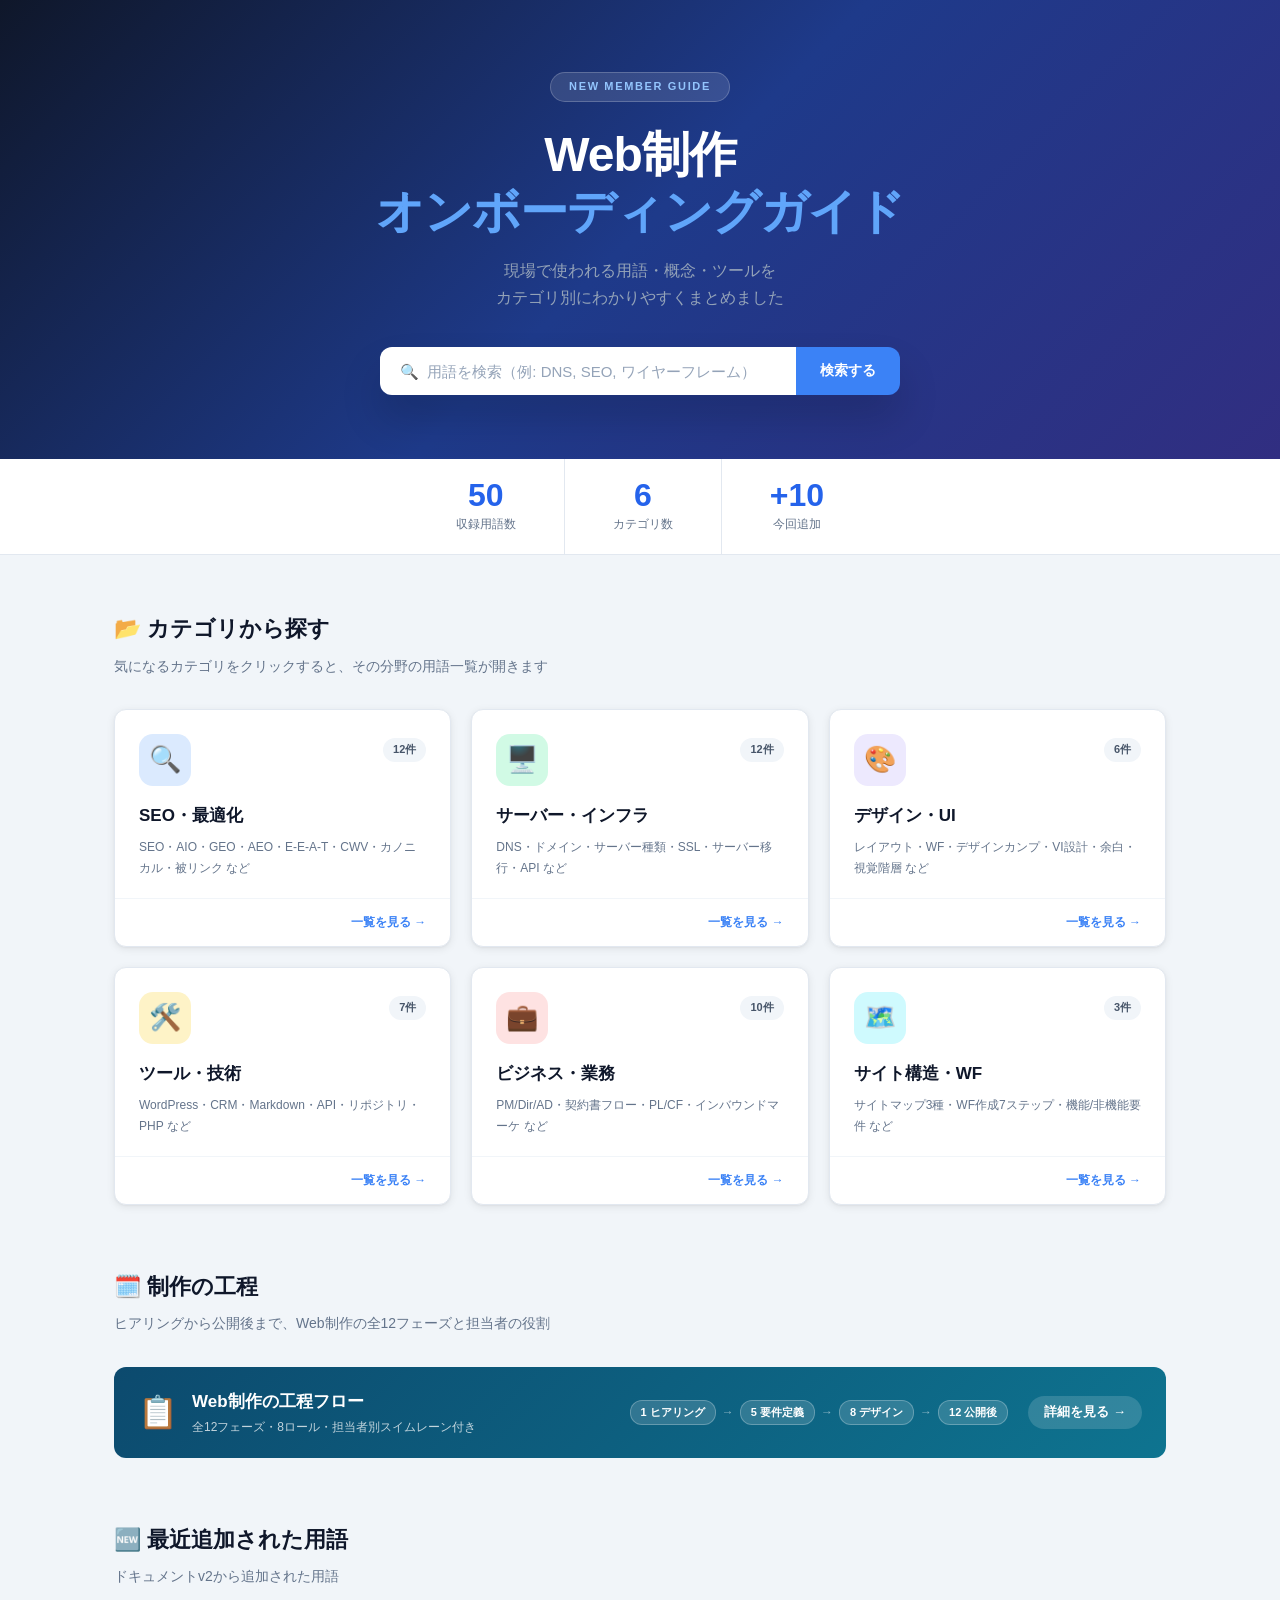
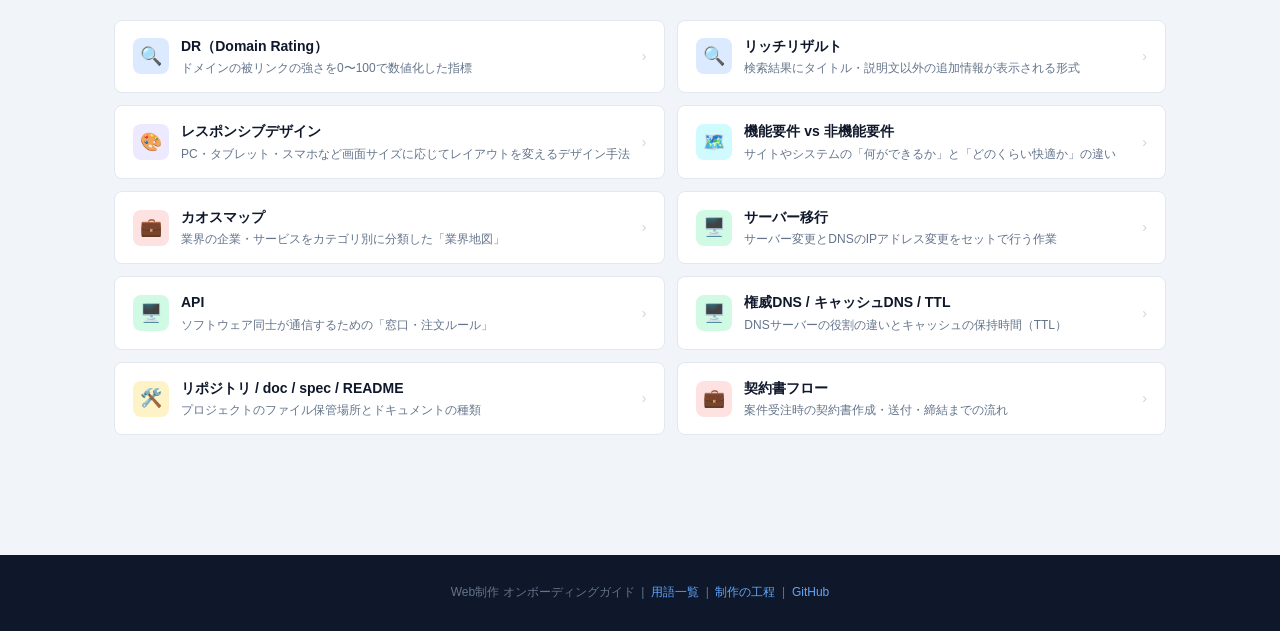
<file: index.html>
<!DOCTYPE html>
<html lang="ja">
<head>
  <meta charset="UTF-8">
  <meta name="viewport" content="width=device-width, initial-scale=1.0">
  <title>Web制作 オンボーディングガイド</title>
  <link rel="stylesheet" href="style.css">
</head>
<body>

<!-- ===== HERO ===== -->
<header class="top-hero">
  <div class="top-hero-badge">New Member Guide</div>
  <h1>Web制作<br><span>オンボーディングガイド</span></h1>
  <p class="top-hero-sub">現場で使われる用語・概念・ツールを<br>カテゴリ別にわかりやすくまとめました</p>
  <div class="top-search-wrap">
    <input type="text" id="heroSearch" placeholder="🔍  用語を検索（例: DNS, SEO, ワイヤーフレーム）"
      onkeydown="if(event.key==='Enter')doSearch()">
    <button class="top-search-btn" onclick="doSearch()">検索する</button>
  </div>
</header>

<!-- ===== STATS ===== -->
<div class="top-stats" id="statsBar">
  <!-- JS で描画 -->
</div>

<!-- ===== MAIN ===== -->
<main class="top-main">

  <!-- カテゴリ一覧 -->
  <div>
    <h2 class="top-section-title">📂 カテゴリから探す</h2>
    <p class="top-section-sub">気になるカテゴリをクリックすると、その分野の用語一覧が開きます</p>
    <div class="cat-grid" id="catGrid"><!-- JS --></div>
  </div>

  <!-- 制作の工程 -->
  <div class="top-recent" style="margin-top:0;padding-top:0">
    <h2 class="top-section-title">🗓️ 制作の工程</h2>
    <p class="top-section-sub">ヒアリングから公開後まで、Web制作の全12フェーズと担当者の役割</p>
    <a href="process.html" class="process-banner">
      <div class="process-banner-left">
        <div class="process-banner-icon">📋</div>
        <div>
          <div class="process-banner-title">Web制作の工程フロー</div>
          <div class="process-banner-desc">全12フェーズ・8ロール・担当者別スイムレーン付き</div>
        </div>
      </div>
      <div class="process-banner-phases">
        <span class="proc-mini-badge">1 ヒアリング</span>
        <span class="proc-mini-sep">→</span>
        <span class="proc-mini-badge">5 要件定義</span>
        <span class="proc-mini-sep">→</span>
        <span class="proc-mini-badge">8 デザイン</span>
        <span class="proc-mini-sep">→</span>
        <span class="proc-mini-badge">12 公開後</span>
      </div>
      <span class="process-banner-link">詳細を見る →</span>
    </a>
  </div>

  <!-- 新着・追加用語 -->
  <div class="top-recent">
    <h2 class="top-section-title">🆕 最近追加された用語</h2>
    <p class="top-section-sub">ドキュメントv2から追加された用語</p>
    <div class="recent-grid" id="recentGrid"><!-- JS --></div>
  </div>

</main>

<!-- ===== FOOTER ===== -->
<footer class="top-footer">
  <p>Web制作 オンボーディングガイド &nbsp;|&nbsp;
    <a href="list.html">用語一覧</a> &nbsp;|&nbsp;
    <a href="process.html">制作の工程</a> &nbsp;|&nbsp;
    <a href="https://github.com/nw-ikeda/onboarding-guide" target="_blank">GitHub</a>
  </p>
</footer>

<script src="data.js"></script>
<script>
  /* ── カテゴリの補足説明 */
  const CAT_DESCS = {
    seo:       'SEO・AIO・GEO・AEO・E-E-A-T・CWV・カノニカル・被リンク など',
    server:    'DNS・ドメイン・サーバー種類・SSL・サーバー移行・API など',
    design:    'レイアウト・WF・デザインカンプ・VI設計・余白・視覚階層 など',
    tool:      'WordPress・CRM・Markdown・API・リポジトリ・PHP など',
    biz:       'PM/Dir/AD・契約書フロー・PL/CF・インバウンドマーケ など',
    structure: 'サイトマップ3種・WF作成7ステップ・機能/非機能要件 など',
  };

  /* ── カテゴリアイコン背景色 */
  const CAT_BG = {
    seo: '#dbeafe', server: '#d1fae5', design: '#ede9fe',
    tool: '#fef3c7', biz: '#fee2e2', structure: '#cffafe',
  };

  /* ── 最近追加した用語 ID (docx v2 から追加) */
  const RECENT_IDS = [
    'dr','rich-results','responsive','functional-req',
    'chaos-map','server-migration','api','dns-advanced',
    'repository','contract-flow'
  ];

  /* ── Stats */
  function renderStats() {
    const total = TERMS.length;
    const cats  = CATEGORIES.filter(c => c.id !== 'all').length;
    document.getElementById('statsBar').innerHTML = `
      <div class="top-stat-item">
        <div class="top-stat-num">${total}</div>
        <div class="top-stat-label">収録用語数</div>
      </div>
      <div class="top-stat-item">
        <div class="top-stat-num">${cats}</div>
        <div class="top-stat-label">カテゴリ数</div>
      </div>
      <div class="top-stat-item">
        <div class="top-stat-num">+${RECENT_IDS.length}</div>
        <div class="top-stat-label">今回追加</div>
      </div>`;
  }

  /* ── Category Cards */
  function renderCatGrid() {
    const cats = CATEGORIES.filter(c => c.id !== 'all');
    document.getElementById('catGrid').innerHTML = cats.map(cat => {
      const count = TERMS.filter(t => t.category === cat.id).length;
      const bg    = CAT_BG[cat.id] || '#f1f5f9';
      return `
        <a class="cat-card" href="list.html?category=${cat.id}">
          <div class="cat-card-top">
            <div class="cat-icon-wrap" style="background:${bg}">${cat.icon}</div>
            <span class="cat-card-count">${count}件</span>
          </div>
          <div class="cat-card-body">
            <div class="cat-card-title">${cat.label}</div>
            <div class="cat-card-desc">${CAT_DESCS[cat.id] || ''}</div>
          </div>
          <div class="cat-card-footer">
            <span class="cat-card-link">一覧を見る →</span>
          </div>
        </a>`;
    }).join('');
  }

  /* ── Recent Terms */
  function renderRecent() {
    const items = RECENT_IDS
      .map(id => TERMS.find(t => t.id === id))
      .filter(Boolean);
    document.getElementById('recentGrid').innerHTML = items.map(term => {
      const cat = CATEGORIES.find(c => c.id === term.category);
      const bg  = CAT_BG[term.category] || '#f1f5f9';
      return `
        <a class="recent-item" href="detail.html?id=${term.id}">
          <div class="recent-item-icon" style="background:${bg}">${cat ? cat.icon : '📄'}</div>
          <div class="recent-item-body">
            <div class="recent-item-title">${term.title}</div>
            <div class="recent-item-desc">${term.shortDesc}</div>
          </div>
          <span class="recent-item-arrow">›</span>
        </a>`;
    }).join('');
  }

  /* ── Search */
  function doSearch() {
    const q = document.getElementById('heroSearch').value.trim();
    if (q) location.href = 'list.html?q=' + encodeURIComponent(q);
    else   location.href = 'list.html';
  }

  /* ── Init */
  renderStats();
  renderCatGrid();
  renderRecent();
</script>
</body>
</html>
</file>
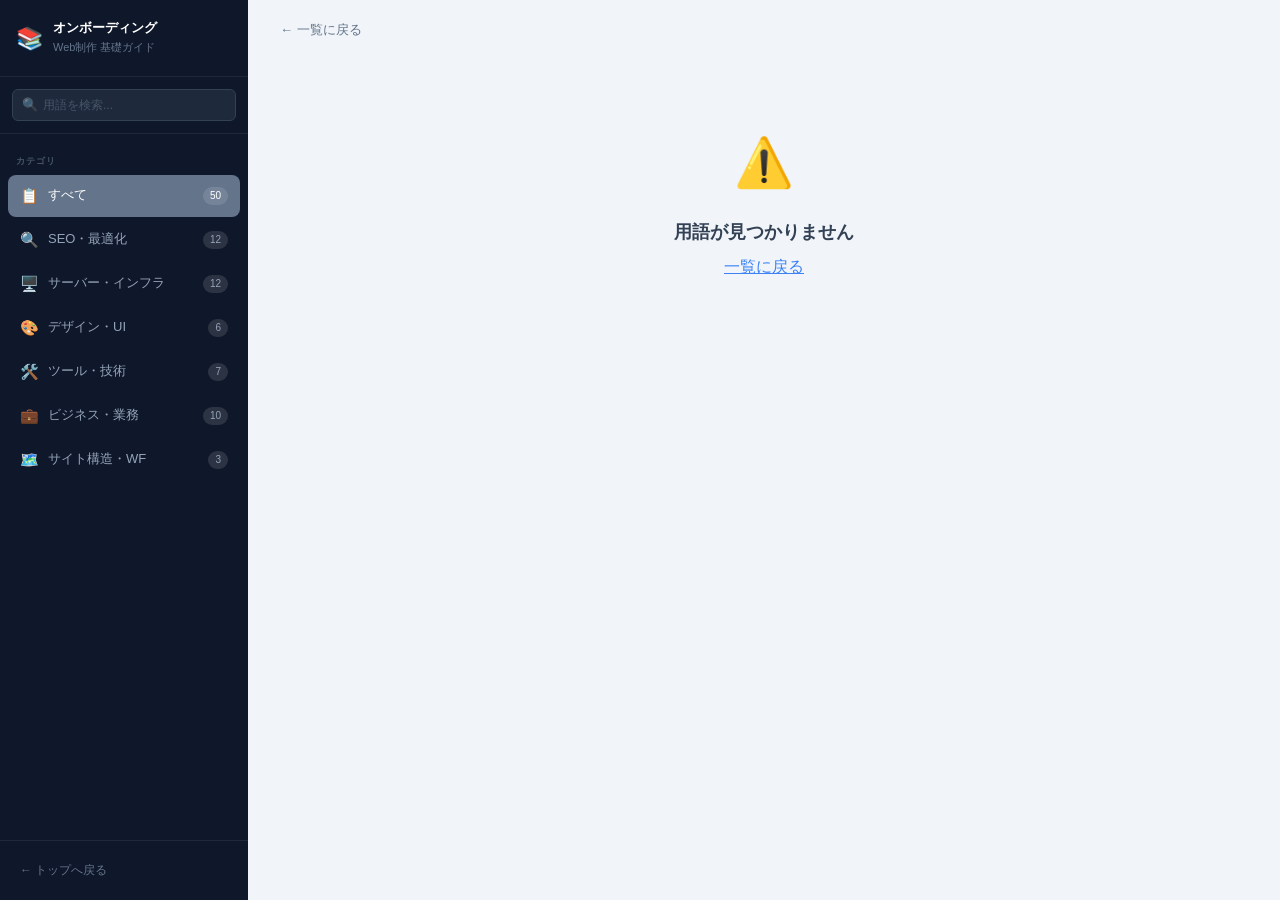
<file: detail.html>
<!DOCTYPE html>
<html lang="ja">
<head>
  <meta charset="UTF-8">
  <meta name="viewport" content="width=device-width, initial-scale=1.0">
  <title>詳細 | オンボーディングガイド</title>
  <link rel="stylesheet" href="style.css">
</head>
<body>
<div class="layout">

  <!-- ===== SIDEBAR ===== -->
  <aside class="sidebar">
    <a class="sidebar-logo" href="index.html">
      <span class="sidebar-logo-icon">📚</span>
      <div>
        <span class="sidebar-logo-title">オンボーディング</span>
        <span class="sidebar-logo-sub">Web制作 基礎ガイド</span>
      </div>
    </a>

    <div class="sidebar-search">
      <span class="sidebar-search-icon">🔍</span>
      <input type="text" id="searchInput" placeholder="用語を検索..."
        onkeydown="if(event.key==='Enter' && this.value) location.href='list.html?q='+encodeURIComponent(this.value)">
    </div>

    <nav class="sidebar-nav">
      <div class="nav-section">カテゴリ</div>
      <div id="categoryList"></div>
    </nav>

    <div class="sidebar-footer">
      <a class="sidebar-home-btn" href="index.html">← トップへ戻る</a>
    </div>
  </aside>

  <!-- ===== MAIN ===== -->
  <main class="main-content">
    <a href="list.html" class="back-btn" id="backBtn">← 一覧に戻る</a>

    <div id="detailContent">
      <div class="empty-state">
        <div style="font-size:48px;margin-bottom:16px">⚠️</div>
        <h3>用語が見つかりません</h3>
        <p><a href="list.html" style="color:var(--primary)">一覧に戻る</a></p>
      </div>
    </div>

    <div class="detail-nav" id="detailNav" style="display:none">
      <a href="#" id="prevBtn" class="detail-nav-btn" style="visibility:hidden">←</a>
      <a href="#" id="nextBtn" class="detail-nav-btn" style="visibility:hidden">→</a>
    </div>
  </main>
</div>

<script src="data.js"></script>
<script>
  const CAT_BG = {
    seo:'#dbeafe', server:'#d1fae5', design:'#ede9fe',
    tool:'#fef3c7', biz:'#fee2e2', structure:'#cffafe',
  };

  /* ── サイドバー */
  function renderSidebar(activeCat) {
    const counts = {};
    TERMS.forEach(t => { counts[t.category] = (counts[t.category] || 0) + 1; });
    document.getElementById('categoryList').innerHTML = CATEGORIES.map(cat => {
      const isActive = cat.id === activeCat;
      const count    = cat.id === 'all' ? TERMS.length : (counts[cat.id] || 0);
      const style    = isActive ? `style="background:${cat.color}"` : '';
      return `
        <div class="nav-item ${isActive ? 'active' : ''}" ${style}
             onclick="location.href='list.html?category=${cat.id}'">
          <span class="nav-item-icon">${cat.icon}</span>
          <span class="nav-item-label">${cat.label}</span>
          <span class="nav-item-count">${count}</span>
        </div>`;
    }).join('');
  }

  /* ── 詳細コンテンツ */
  function renderDetail(id) {
    const term = TERMS.find(t => t.id === id);
    if (!term) { renderSidebar('all'); return; }

    document.title = term.title + ' | オンボーディングガイド';

    const cat = CATEGORIES.find(c => c.id === term.category);
    const bg  = CAT_BG[term.category] || '#f1f5f9';

    document.getElementById('detailContent').innerHTML = `
      <div class="detail-header">
        <span class="card-category-tag tag-${term.category}" style="font-size:12px;padding:4px 14px">
          ${cat ? cat.icon + ' ' + cat.label : ''}
        </span>
        <h1>${term.title}</h1>
        <p class="detail-sub">${term.shortDesc}</p>
        <div class="card-tags" style="margin-top:10px">
          ${term.tags.map(t => `<span class="tag">${t}</span>`).join('')}
        </div>
      </div>
      <div class="detail-body">${term.content}</div>
    `;

    /* 戻るリンクにカテゴリを付与 */
    document.getElementById('backBtn').href = 'list.html?category=' + term.category;

    renderSidebar(term.category);

    /* 前後ナビ */
    const sameCat = TERMS.filter(t => t.category === term.category);
    const idx     = sameCat.findIndex(t => t.id === id);
    const nav     = document.getElementById('detailNav');
    nav.style.display = 'flex';
    const prev = document.getElementById('prevBtn');
    const next = document.getElementById('nextBtn');
    if (idx > 0) {
      prev.href = 'detail.html?id=' + sameCat[idx-1].id;
      prev.textContent = '← ' + sameCat[idx-1].title;
      prev.style.visibility = 'visible';
    }
    if (idx < sameCat.length - 1) {
      next.href = 'detail.html?id=' + sameCat[idx+1].id;
      next.textContent = sameCat[idx+1].title + ' →';
      next.style.visibility = 'visible';
    }
  }

  const params = new URLSearchParams(location.search);
  renderDetail(params.get('id'));
</script>
</body>
</html>
</file>
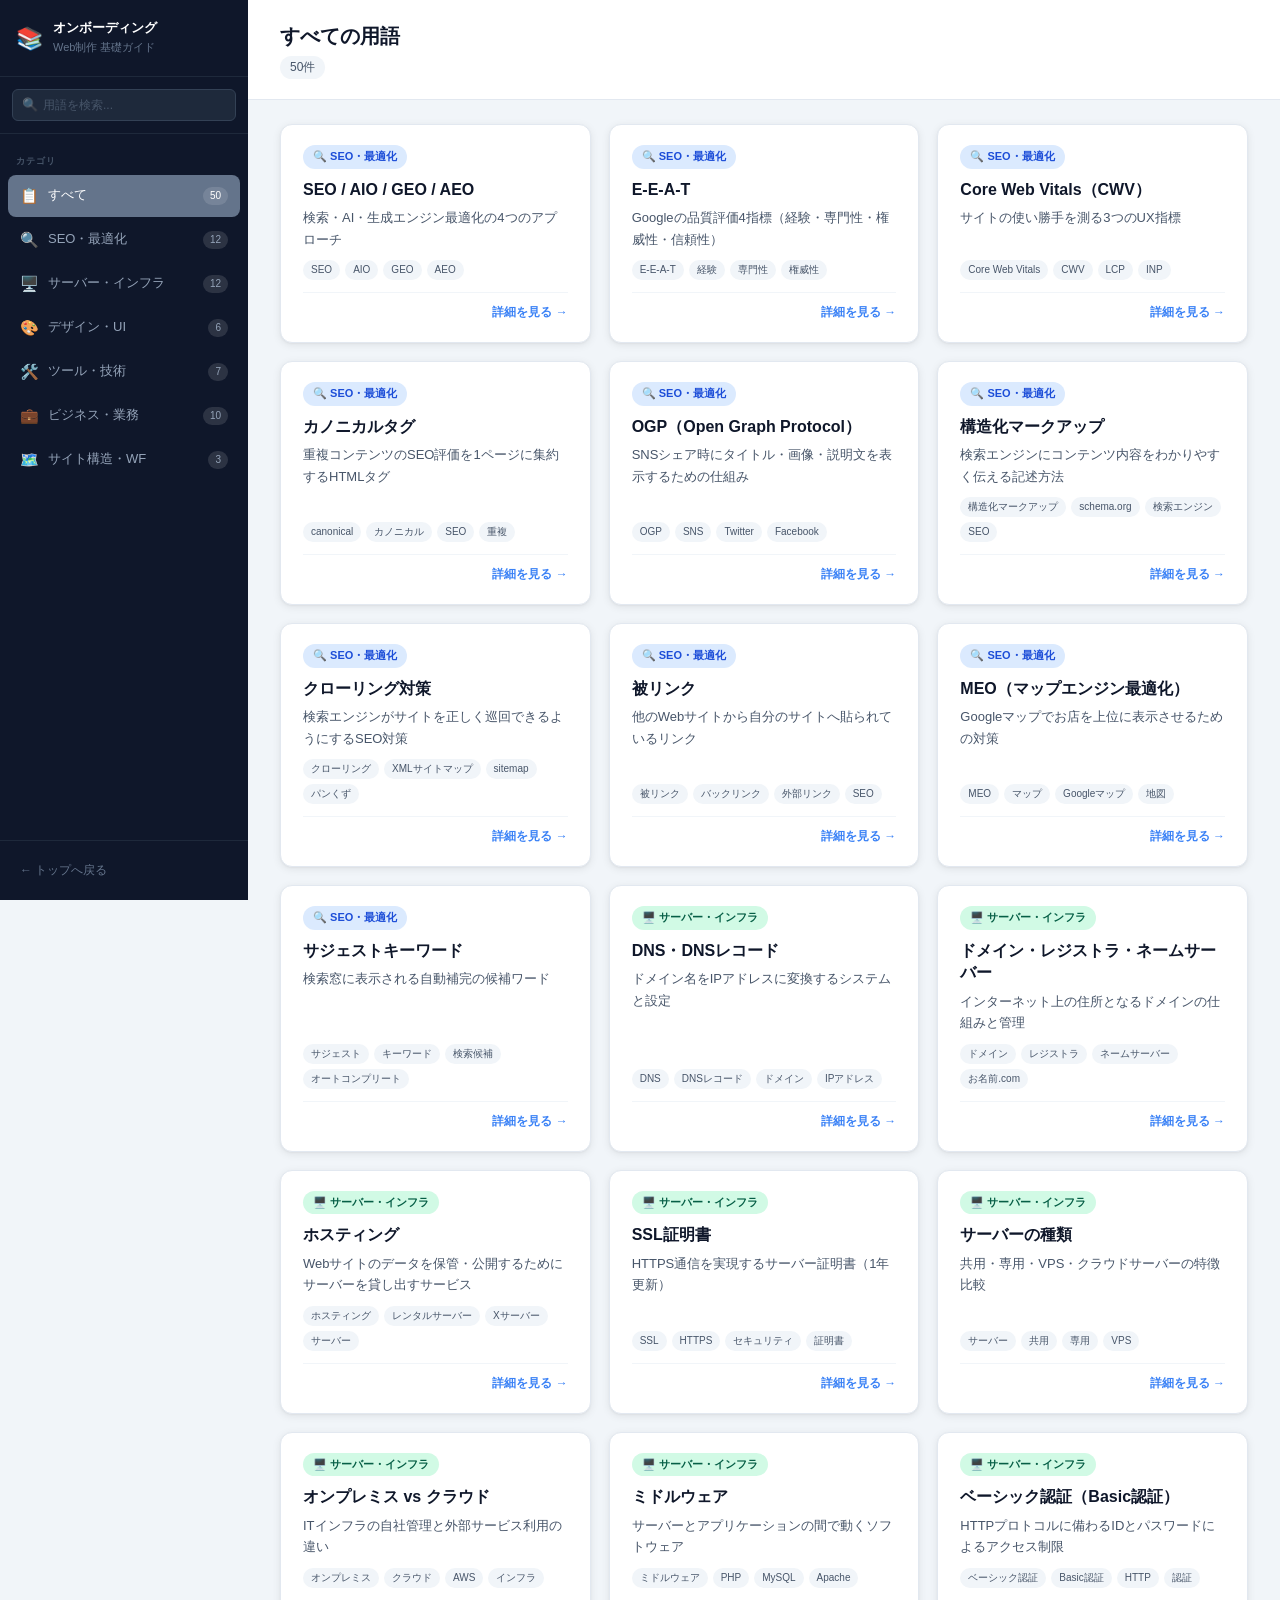
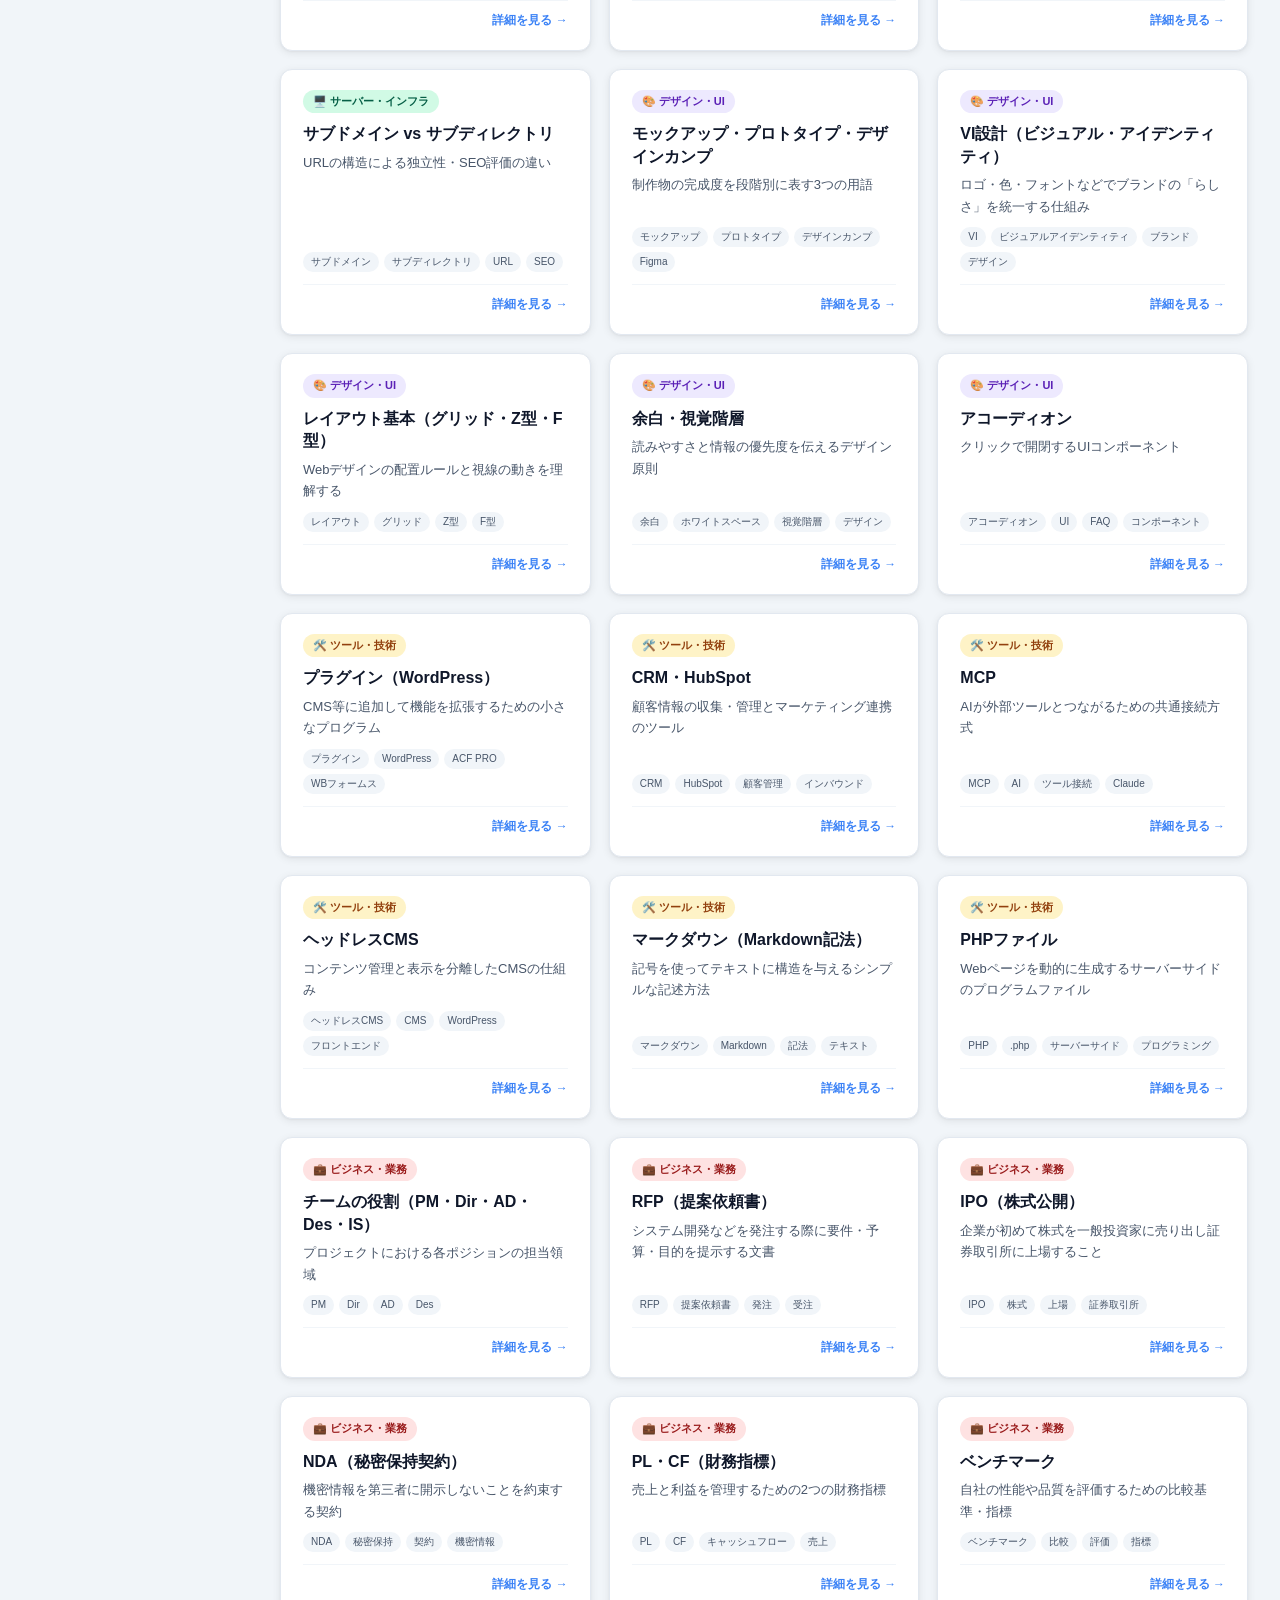
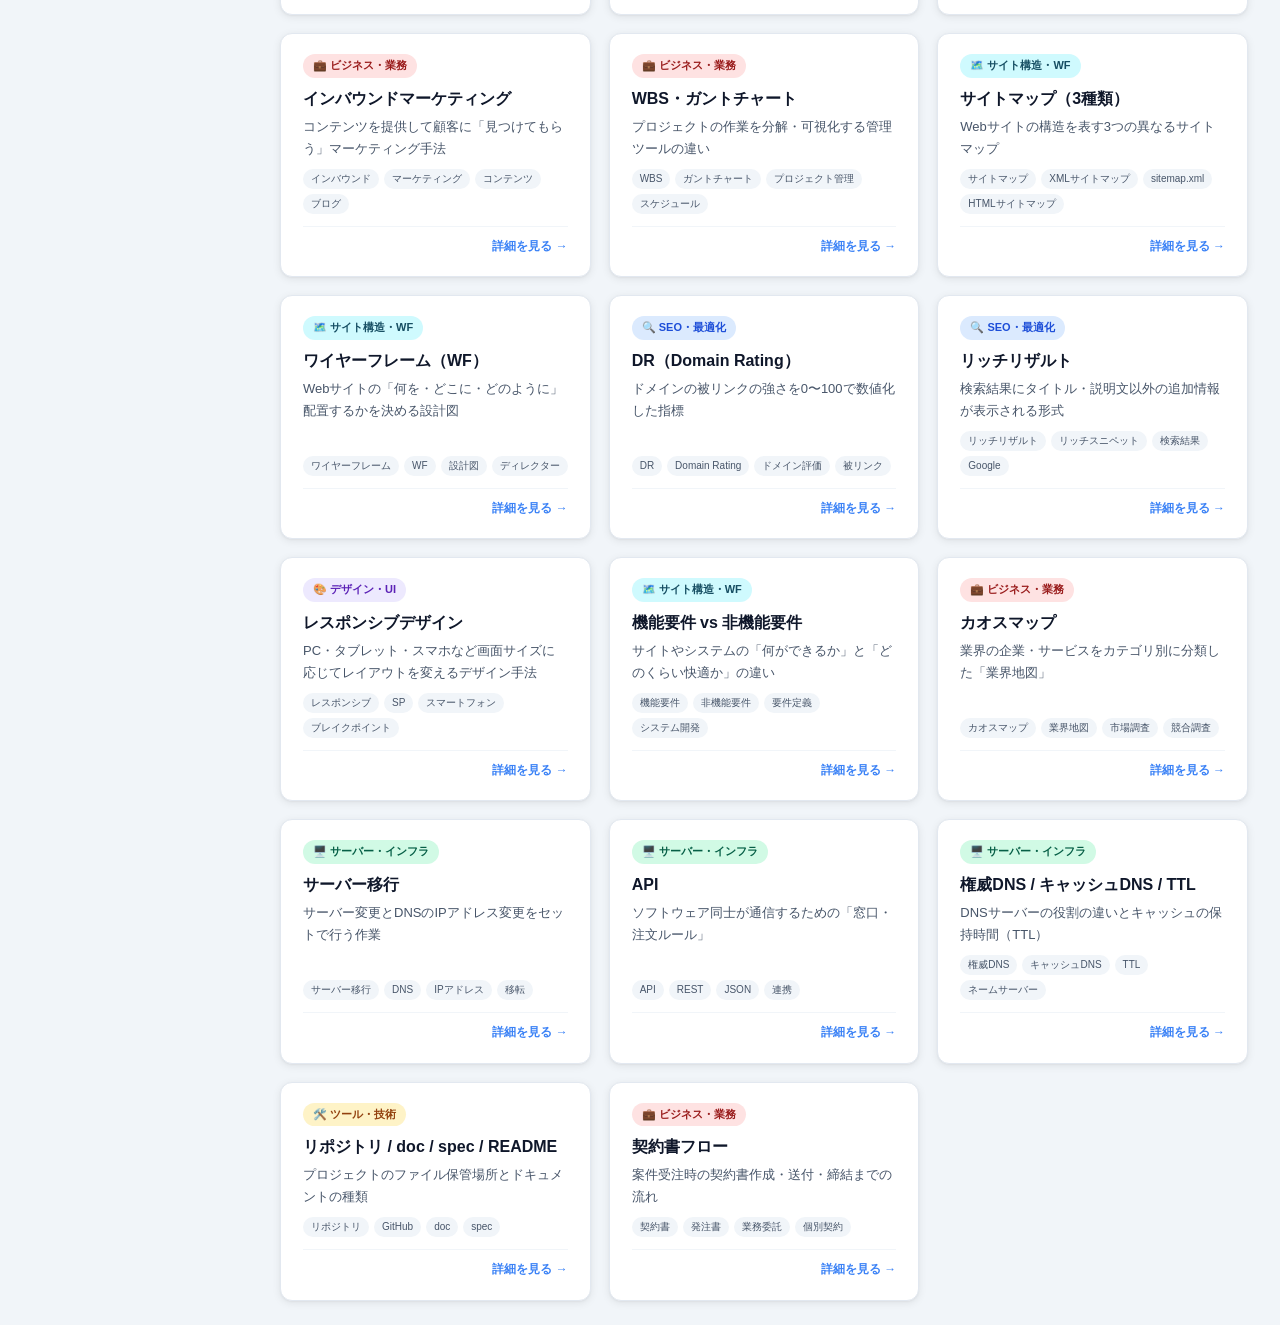
<file: list.html>
<!DOCTYPE html>
<html lang="ja">
<head>
  <meta charset="UTF-8">
  <meta name="viewport" content="width=device-width, initial-scale=1.0">
  <title>用語一覧 | オンボーディングガイド</title>
  <link rel="stylesheet" href="style.css">
</head>
<body>
<div class="layout">

  <!-- ===== SIDEBAR ===== -->
  <aside class="sidebar">
    <a class="sidebar-logo" href="index.html">
      <span class="sidebar-logo-icon">📚</span>
      <div>
        <span class="sidebar-logo-title">オンボーディング</span>
        <span class="sidebar-logo-sub">Web制作 基礎ガイド</span>
      </div>
    </a>

    <div class="sidebar-search">
      <span class="sidebar-search-icon">🔍</span>
      <input type="text" id="searchInput" placeholder="用語を検索..."
        oninput="handleSearch(this.value)">
    </div>

    <nav class="sidebar-nav">
      <div class="nav-section">カテゴリ</div>
      <div id="categoryList"></div>
    </nav>

    <div class="sidebar-footer">
      <a class="sidebar-home-btn" href="index.html">← トップへ戻る</a>
    </div>
  </aside>

  <!-- ===== MAIN ===== -->
  <main class="main-content">
    <div class="content-header">
      <div class="content-header-left">
        <h1 id="pageTitle">すべての用語</h1>
        <div class="meta">
          <span id="termCount" class="count-badge">0件</span>
          <span id="searchLabel" class="search-label" style="display:none"></span>
        </div>
      </div>
    </div>

    <div class="cards-grid" id="cardsGrid"></div>
    <div class="empty-state" id="emptyState" style="display:none">
      <div style="font-size:48px;margin-bottom:16px">🔍</div>
      <h3>該当する用語が見つかりません</h3>
      <p>別のキーワードで検索してみてください</p>
    </div>
  </main>
</div>

<script src="data.js"></script>
<script>
  let currentCategory = 'all';
  let currentSearch   = '';

  /* ── URL パラメータを読む */
  const params = new URLSearchParams(location.search);
  if (params.get('category')) currentCategory = params.get('category');
  if (params.get('q'))        currentSearch   = params.get('q');

  /* ── カテゴリ描画 */
  function renderCategories() {
    const counts = {};
    TERMS.forEach(t => { counts[t.category] = (counts[t.category] || 0) + 1; });

    document.getElementById('categoryList').innerHTML = CATEGORIES.map(cat => {
      const isActive = cat.id === currentCategory;
      const count    = cat.id === 'all' ? TERMS.length : (counts[cat.id] || 0);
      const style    = isActive ? `style="background:${cat.color}"` : '';
      return `
        <div class="nav-item ${isActive ? 'active' : ''}" ${style}
             onclick="selectCategory('${cat.id}')">
          <span class="nav-item-icon">${cat.icon}</span>
          <span class="nav-item-label">${cat.label}</span>
          <span class="nav-item-count">${count}</span>
        </div>`;
    }).join('');
  }

  /* ── カード描画 */
  function renderCards() {
    const q = currentSearch.toLowerCase();
    const filtered = TERMS.filter(t => {
      const matchCat = currentCategory === 'all' || t.category === currentCategory;
      const matchQ   = !q
        || t.title.toLowerCase().includes(q)
        || t.shortDesc.toLowerCase().includes(q)
        || t.tags.some(tag => tag.toLowerCase().includes(q));
      return matchCat && matchQ;
    });

    const grid  = document.getElementById('cardsGrid');
    const empty = document.getElementById('emptyState');
    document.getElementById('termCount').textContent = filtered.length + '件';

    if (filtered.length === 0) {
      grid.style.display = 'none'; empty.style.display = 'block'; return;
    }
    grid.style.display = 'grid'; empty.style.display = 'none';

    grid.innerHTML = filtered.map(term => {
      const cat = CATEGORIES.find(c => c.id === term.category);
      return `
        <div class="term-card" onclick="location.href='detail.html?id=${term.id}'">
          <span class="card-category-tag tag-${term.category}">
            ${cat ? cat.icon + ' ' + cat.label : ''}
          </span>
          <div class="card-title">${hl(term.title, q)}</div>
          <div class="card-desc">${hl(term.shortDesc, q)}</div>
          <div class="card-tags">
            ${term.tags.slice(0,4).map(t => `<span class="tag">${t}</span>`).join('')}
          </div>
          <div class="card-footer">
            <span class="card-link">詳細を見る →</span>
          </div>
        </div>`;
    }).join('');
  }

  /* ── タイトル更新 */
  function updateTitle() {
    const cat = CATEGORIES.find(c => c.id === currentCategory);
    document.getElementById('pageTitle').textContent =
      currentCategory === 'all' ? 'すべての用語' : cat.label;
    const lbl = document.getElementById('searchLabel');
    if (currentSearch) {
      lbl.style.display = 'inline';
      lbl.textContent = '「' + currentSearch + '」で検索中';
    } else {
      lbl.style.display = 'none';
    }
  }

  function selectCategory(id) {
    currentCategory = id; currentSearch = '';
    document.getElementById('searchInput').value = '';
    history.replaceState(null, '', id === 'all' ? 'list.html' : 'list.html?category=' + id);
    updateTitle(); renderCategories(); renderCards();
  }

  function handleSearch(val) {
    currentSearch = val; updateTitle(); renderCards();
  }

  function hl(text, q) {
    if (!q) return text;
    return text.replace(
      new RegExp('(' + q.replace(/[.*+?^${}()|[\]\\]/g, '\\$&') + ')', 'gi'),
      '<mark>$1</mark>'
    );
  }

  /* ── 初期描画 */
  if (currentSearch) document.getElementById('searchInput').value = currentSearch;
  updateTitle(); renderCategories(); renderCards();
</script>
</body>
</html>
</file>
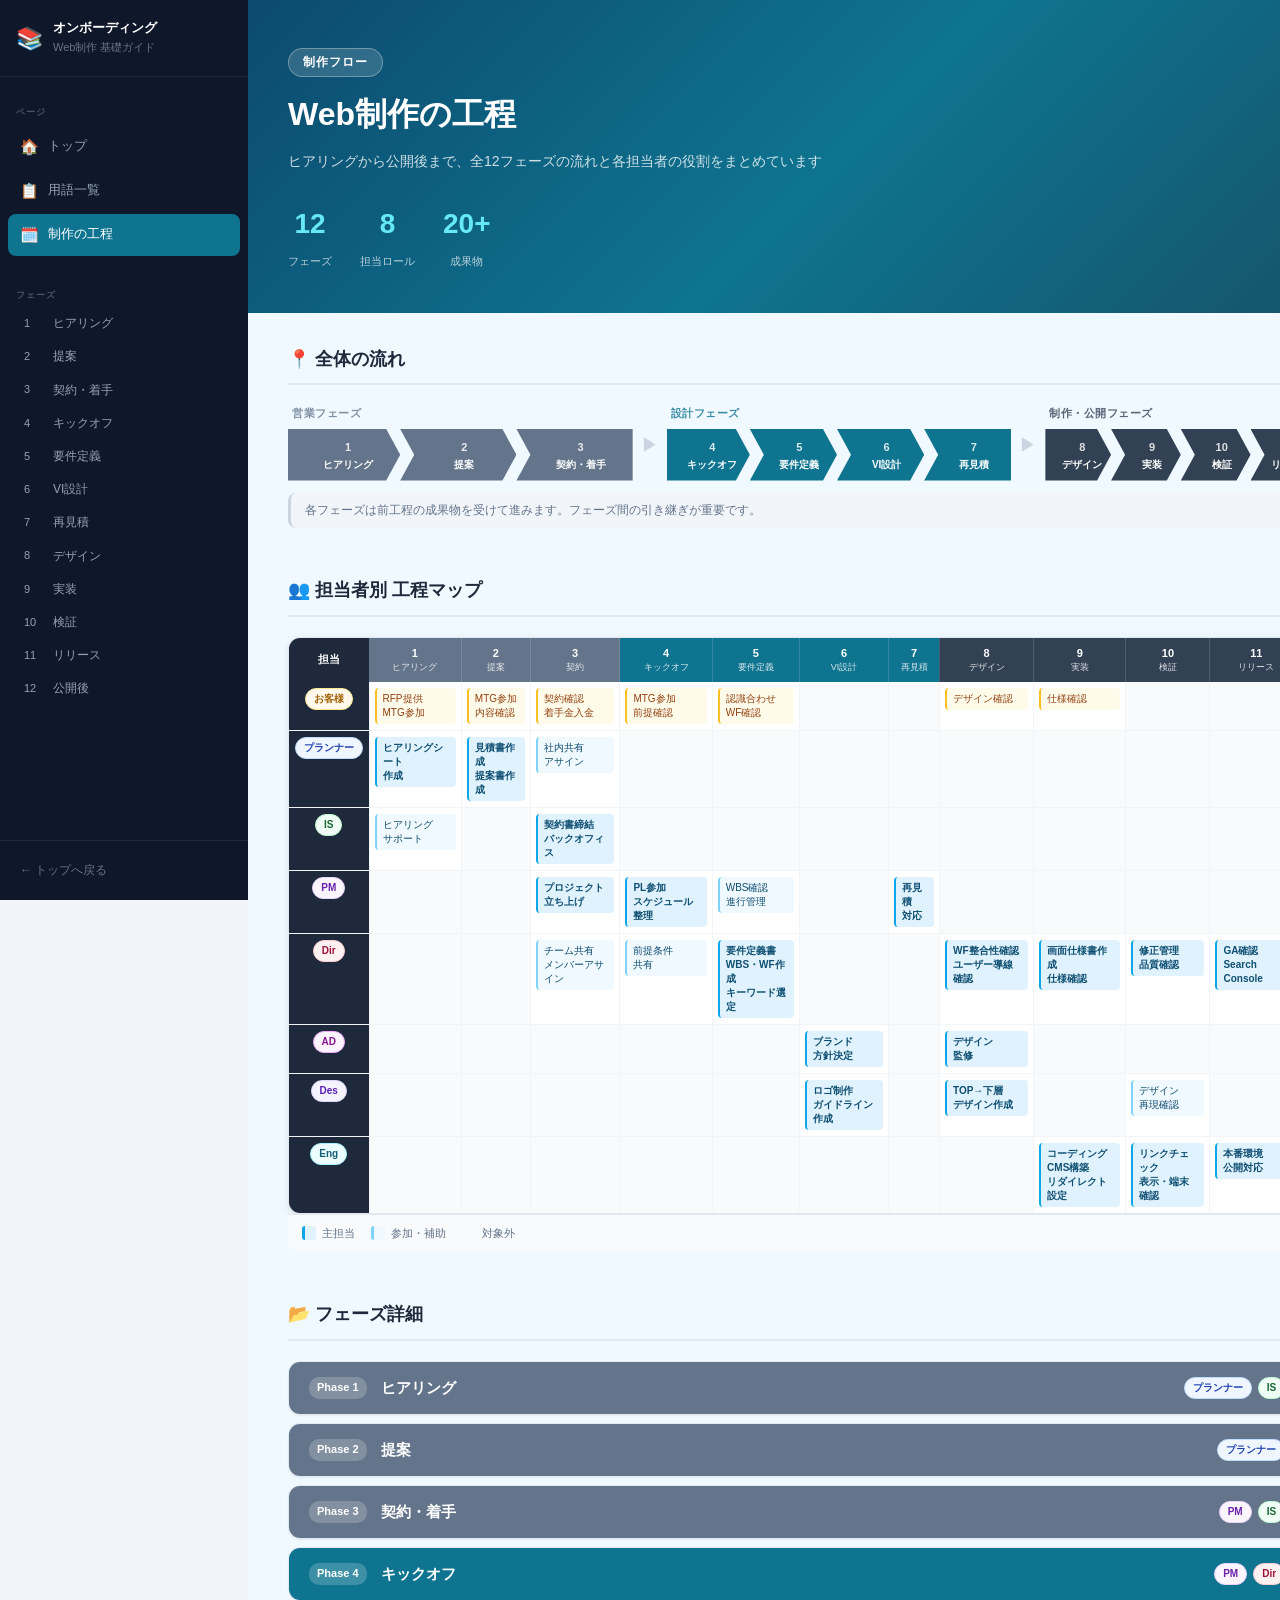
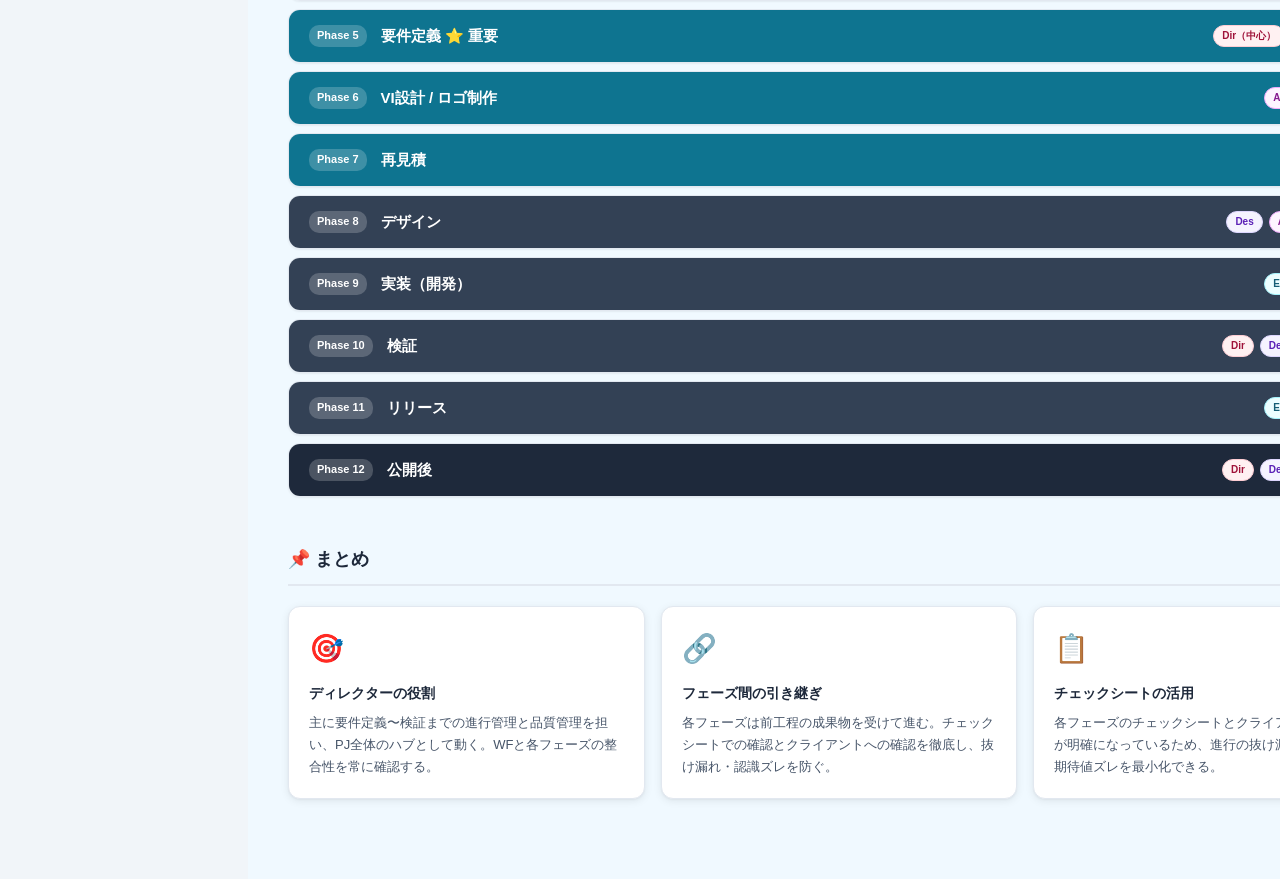
<file: process.html>
<!DOCTYPE html>
<html lang="ja">
<head>
  <meta charset="UTF-8">
  <meta name="viewport" content="width=device-width, initial-scale=1.0">
  <title>Web制作の工程 | オンボーディングガイド</title>
  <link rel="stylesheet" href="style.css">
</head>
<body>
<div class="layout">

  <!-- ===== SIDEBAR ===== -->
  <aside class="sidebar">
    <a class="sidebar-logo" href="index.html">
      <span class="sidebar-logo-icon">📚</span>
      <div>
        <span class="sidebar-logo-title">オンボーディング</span>
        <span class="sidebar-logo-sub">Web制作 基礎ガイド</span>
      </div>
    </a>

    <nav class="sidebar-nav" style="margin-top:8px">
      <div class="nav-section">ページ</div>
      <div class="nav-item" onclick="location.href='index.html'">
        <span class="nav-item-icon">🏠</span>
        <span class="nav-item-label">トップ</span>
      </div>
      <div class="nav-item" onclick="location.href='list.html'">
        <span class="nav-item-icon">📋</span>
        <span class="nav-item-label">用語一覧</span>
      </div>
      <div class="nav-item active" style="background:#0e7490">
        <span class="nav-item-icon">🗓️</span>
        <span class="nav-item-label">制作の工程</span>
      </div>

      <div class="nav-section" style="margin-top:20px">フェーズ</div>
      <div id="phaseNav"></div>
    </nav>

    <div class="sidebar-footer">
      <a class="sidebar-home-btn" href="index.html">← トップへ戻る</a>
    </div>
  </aside>

  <!-- ===== MAIN ===== -->
  <main class="main-content" style="padding:0;background:#f0f9ff">

    <!-- Hero -->
    <div class="proc-hero">
      <div class="proc-hero-inner">
        <div class="proc-hero-badge">制作フロー</div>
        <h1 class="proc-hero-title">Web制作の工程</h1>
        <p class="proc-hero-sub">ヒアリングから公開後まで、全12フェーズの流れと各担当者の役割をまとめています</p>
        <div class="proc-hero-stats">
          <div class="proc-stat"><span class="proc-stat-num">12</span><span class="proc-stat-label">フェーズ</span></div>
          <div class="proc-stat"><span class="proc-stat-num">8</span><span class="proc-stat-label">担当ロール</span></div>
          <div class="proc-stat"><span class="proc-stat-num">20+</span><span class="proc-stat-label">成果物</span></div>
        </div>
      </div>
    </div>

    <div style="padding:32px 40px;max-width:1400px">

      <!-- Phase Timeline -->
      <section class="proc-section">
        <h2 class="proc-section-title">📍 全体の流れ</h2>

        <div class="proc-group-row">
          <!-- Group 1: 営業フェーズ -->
          <div class="proc-group">
            <div class="proc-group-label" style="color:#64748b">営業フェーズ</div>
            <div class="proc-timeline">
              <div class="proc-phase-arrow phase-color-1">
                <span class="proc-phase-num">1</span>
                <span class="proc-phase-name">ヒアリング</span>
              </div>
              <div class="proc-phase-arrow phase-color-2">
                <span class="proc-phase-num">2</span>
                <span class="proc-phase-name">提案</span>
              </div>
              <div class="proc-phase-arrow phase-color-3 last">
                <span class="proc-phase-num">3</span>
                <span class="proc-phase-name">契約・着手</span>
              </div>
            </div>
          </div>

          <div class="proc-group-arrow">▶</div>

          <!-- Group 2: 設計フェーズ -->
          <div class="proc-group">
            <div class="proc-group-label" style="color:#0e7490">設計フェーズ</div>
            <div class="proc-timeline">
              <div class="proc-phase-arrow phase-color-4">
                <span class="proc-phase-num">4</span>
                <span class="proc-phase-name">キックオフ</span>
              </div>
              <div class="proc-phase-arrow phase-color-5">
                <span class="proc-phase-num">5</span>
                <span class="proc-phase-name">要件定義</span>
              </div>
              <div class="proc-phase-arrow phase-color-6">
                <span class="proc-phase-num">6</span>
                <span class="proc-phase-name">VI設計</span>
              </div>
              <div class="proc-phase-arrow phase-color-7 last">
                <span class="proc-phase-num">7</span>
                <span class="proc-phase-name">再見積</span>
              </div>
            </div>
          </div>

          <div class="proc-group-arrow">▶</div>

          <!-- Group 3: 制作〜公開フェーズ -->
          <div class="proc-group">
            <div class="proc-group-label" style="color:#334155">制作・公開フェーズ</div>
            <div class="proc-timeline">
              <div class="proc-phase-arrow phase-color-8">
                <span class="proc-phase-num">8</span>
                <span class="proc-phase-name">デザイン</span>
              </div>
              <div class="proc-phase-arrow phase-color-9">
                <span class="proc-phase-num">9</span>
                <span class="proc-phase-name">実装</span>
              </div>
              <div class="proc-phase-arrow phase-color-10">
                <span class="proc-phase-num">10</span>
                <span class="proc-phase-name">検証</span>
              </div>
              <div class="proc-phase-arrow phase-color-11">
                <span class="proc-phase-num">11</span>
                <span class="proc-phase-name">リリース</span>
              </div>
              <div class="proc-phase-arrow phase-color-12 last">
                <span class="proc-phase-num">12</span>
                <span class="proc-phase-name">公開後</span>
              </div>
            </div>
          </div>
        </div>

        <div class="proc-flow-note">各フェーズは前工程の成果物を受けて進みます。フェーズ間の引き継ぎが重要です。</div>
      </section>

      <!-- Swimlane -->
      <section class="proc-section">
        <h2 class="proc-section-title">👥 担当者別 工程マップ</h2>
        <div class="swimlane-wrap">
          <table class="swimlane-table">
            <thead>
              <tr>
                <th class="swim-role-col">担当</th>
                <th class="swim-phase phase-color-1">1<br><span>ヒアリング</span></th>
                <th class="swim-phase phase-color-2">2<br><span>提案</span></th>
                <th class="swim-phase phase-color-3">3<br><span>契約</span></th>
                <th class="swim-phase phase-color-4">4<br><span>キックオフ</span></th>
                <th class="swim-phase phase-color-5">5<br><span>要件定義</span></th>
                <th class="swim-phase phase-color-6">6<br><span>VI設計</span></th>
                <th class="swim-phase phase-color-7">7<br><span>再見積</span></th>
                <th class="swim-phase phase-color-8">8<br><span>デザイン</span></th>
                <th class="swim-phase phase-color-9">9<br><span>実装</span></th>
                <th class="swim-phase phase-color-10">10<br><span>検証</span></th>
                <th class="swim-phase phase-color-11">11<br><span>リリース</span></th>
                <th class="swim-phase phase-color-12">12<br><span>公開後</span></th>
              </tr>
            </thead>
            <tbody>
              <tr class="swim-row swim-client">
                <td class="swim-role">
                  <span class="role-badge client">お客様</span>
                </td>
                <td><div class="swim-task">RFP提供<br>MTG参加</div></td>
                <td><div class="swim-task">MTG参加<br>内容確認</div></td>
                <td><div class="swim-task">契約確認<br>着手金入金</div></td>
                <td><div class="swim-task">MTG参加<br>前提確認</div></td>
                <td><div class="swim-task">認識合わせ<br>WF確認</div></td>
                <td class="swim-empty"></td>
                <td class="swim-empty"></td>
                <td><div class="swim-task">デザイン確認</div></td>
                <td><div class="swim-task">仕様確認</div></td>
                <td class="swim-empty"></td>
                <td class="swim-empty"></td>
                <td class="swim-empty"></td>
              </tr>
              <tr class="swim-row">
                <td class="swim-role">
                  <span class="role-badge planner">プランナー</span>
                </td>
                <td><div class="swim-task main">ヒアリングシート<br>作成</div></td>
                <td><div class="swim-task main">見積書作成<br>提案書作成</div></td>
                <td><div class="swim-task">社内共有<br>アサイン</div></td>
                <td class="swim-empty"></td>
                <td class="swim-empty"></td>
                <td class="swim-empty"></td>
                <td class="swim-empty"></td>
                <td class="swim-empty"></td>
                <td class="swim-empty"></td>
                <td class="swim-empty"></td>
                <td class="swim-empty"></td>
                <td class="swim-empty"></td>
              </tr>
              <tr class="swim-row">
                <td class="swim-role">
                  <span class="role-badge is">IS</span>
                </td>
                <td><div class="swim-task">ヒアリング<br>サポート</div></td>
                <td class="swim-empty"></td>
                <td><div class="swim-task main">契約書締結<br>バックオフィス</div></td>
                <td class="swim-empty"></td>
                <td class="swim-empty"></td>
                <td class="swim-empty"></td>
                <td class="swim-empty"></td>
                <td class="swim-empty"></td>
                <td class="swim-empty"></td>
                <td class="swim-empty"></td>
                <td class="swim-empty"></td>
                <td class="swim-empty"></td>
              </tr>
              <tr class="swim-row">
                <td class="swim-role">
                  <span class="role-badge pm">PM</span>
                </td>
                <td class="swim-empty"></td>
                <td class="swim-empty"></td>
                <td><div class="swim-task main">プロジェクト<br>立ち上げ</div></td>
                <td><div class="swim-task main">PL参加<br>スケジュール整理</div></td>
                <td><div class="swim-task">WBS確認<br>進行管理</div></td>
                <td class="swim-empty"></td>
                <td><div class="swim-task main">再見積<br>対応</div></td>
                <td class="swim-empty"></td>
                <td class="swim-empty"></td>
                <td class="swim-empty"></td>
                <td class="swim-empty"></td>
                <td class="swim-empty"></td>
              </tr>
              <tr class="swim-row">
                <td class="swim-role">
                  <span class="role-badge dir">Dir</span>
                </td>
                <td class="swim-empty"></td>
                <td class="swim-empty"></td>
                <td><div class="swim-task">チーム共有<br>メンバーアサイン</div></td>
                <td><div class="swim-task">前提条件<br>共有</div></td>
                <td><div class="swim-task main">要件定義書<br>WBS・WF作成<br>キーワード選定</div></td>
                <td class="swim-empty"></td>
                <td class="swim-empty"></td>
                <td><div class="swim-task main">WF整合性確認<br>ユーザー導線確認</div></td>
                <td><div class="swim-task main">画面仕様書作成<br>仕様確認</div></td>
                <td><div class="swim-task main">修正管理<br>品質確認</div></td>
                <td><div class="swim-task main">GA確認<br>Search Console</div></td>
                <td><div class="swim-task main">瑕疵対応<br>保守提案</div></td>
              </tr>
              <tr class="swim-row">
                <td class="swim-role">
                  <span class="role-badge ad">AD</span>
                </td>
                <td class="swim-empty"></td>
                <td class="swim-empty"></td>
                <td class="swim-empty"></td>
                <td class="swim-empty"></td>
                <td class="swim-empty"></td>
                <td><div class="swim-task main">ブランド<br>方針決定</div></td>
                <td class="swim-empty"></td>
                <td><div class="swim-task main">デザイン<br>監修</div></td>
                <td class="swim-empty"></td>
                <td class="swim-empty"></td>
                <td class="swim-empty"></td>
                <td class="swim-empty"></td>
              </tr>
              <tr class="swim-row">
                <td class="swim-role">
                  <span class="role-badge des">Des</span>
                </td>
                <td class="swim-empty"></td>
                <td class="swim-empty"></td>
                <td class="swim-empty"></td>
                <td class="swim-empty"></td>
                <td class="swim-empty"></td>
                <td><div class="swim-task main">ロゴ制作<br>ガイドライン作成</div></td>
                <td class="swim-empty"></td>
                <td><div class="swim-task main">TOP→下層<br>デザイン作成</div></td>
                <td class="swim-empty"></td>
                <td><div class="swim-task">デザイン<br>再現確認</div></td>
                <td class="swim-empty"></td>
                <td><div class="swim-task">CMSマニュアル<br>作成</div></td>
              </tr>
              <tr class="swim-row">
                <td class="swim-role">
                  <span class="role-badge eng">Eng</span>
                </td>
                <td class="swim-empty"></td>
                <td class="swim-empty"></td>
                <td class="swim-empty"></td>
                <td class="swim-empty"></td>
                <td class="swim-empty"></td>
                <td class="swim-empty"></td>
                <td class="swim-empty"></td>
                <td class="swim-empty"></td>
                <td><div class="swim-task main">コーディング<br>CMS構築<br>リダイレクト設定</div></td>
                <td><div class="swim-task main">リンクチェック<br>表示・端末確認</div></td>
                <td><div class="swim-task main">本番環境<br>公開対応</div></td>
                <td><div class="swim-task">瑕疵対応</div></td>
              </tr>
            </tbody>
          </table>
        </div>
        <div class="swimlane-legend">
          <span class="swim-legend-item"><span class="swim-legend-box main"></span>主担当</span>
          <span class="swim-legend-item"><span class="swim-legend-box sub"></span>参加・補助</span>
          <span class="swim-legend-item"><span class="swim-legend-box empty"></span>対象外</span>
        </div>
      </section>

      <!-- Phase Details -->
      <section class="proc-section">
        <h2 class="proc-section-title">📂 フェーズ詳細</h2>
        <div class="phase-cards">

          <!-- Phase 1 -->
          <div class="phase-card" id="phase-1">
            <div class="phase-card-header phase-color-1" onclick="togglePhase(1)">
              <div class="phase-card-num">Phase 1</div>
              <div class="phase-card-title">ヒアリング</div>
              <div class="phase-card-roles">
                <span class="role-badge planner">プランナー</span>
                <span class="role-badge is">IS</span>
                <span class="role-badge client">お客様</span>
              </div>
              <span class="phase-toggle" id="toggle-1">▼</span>
            </div>
            <div class="phase-card-body" id="body-1">
              <div class="phase-point">
                <div class="phase-point-icon">🎯</div>
                <div>
                  <strong>目的</strong><br>
                  クライアントの課題・目的を整理する。「何を作るか」ではなく<strong>「なぜ作るか」</strong>を確認するフェーズ。
                </div>
              </div>
              <div class="phase-output">
                <div class="phase-output-title">📄 主な成果物</div>
                <ul>
                  <li>ヒアリングシート</li>
                </ul>
              </div>
              <div class="phase-detail">
                <p>お客様からRFP（提案依頼書）をご提示いただき、MTGを通してヒアリングシートを作成します。この段階では、サイトの目的・ターゲット・必要な機能などを確認します。</p>
              </div>
            </div>
          </div>

          <!-- Phase 2 -->
          <div class="phase-card" id="phase-2">
            <div class="phase-card-header phase-color-2" onclick="togglePhase(2)">
              <div class="phase-card-num">Phase 2</div>
              <div class="phase-card-title">提案</div>
              <div class="phase-card-roles">
                <span class="role-badge planner">プランナー</span>
                <span class="role-badge client">お客様</span>
              </div>
              <span class="phase-toggle" id="toggle-2">▼</span>
            </div>
            <div class="phase-card-body" id="body-2">
              <div class="phase-point">
                <div class="phase-point-icon">💡</div>
                <div>
                  <strong>目的</strong><br>
                  ヒアリング内容をもとに、サイトの方向性・サイトマップ・概算費用をクライアントに提示する。
                </div>
              </div>
              <div class="phase-output">
                <div class="phase-output-title">📄 主な成果物</div>
                <ul>
                  <li>見積書（概算お見積り）</li>
                  <li>提案書</li>
                </ul>
              </div>
              <div class="phase-detail">
                <p>プランナーが中心となり、与件の整理やゴール設定を踏まえ、サイトの方向性やサイトマップを提案します。概算費用もあわせてクライアントに提示します。</p>
              </div>
            </div>
          </div>

          <!-- Phase 3 -->
          <div class="phase-card" id="phase-3">
            <div class="phase-card-header phase-color-3" onclick="togglePhase(3)">
              <div class="phase-card-num">Phase 3</div>
              <div class="phase-card-title">契約・着手</div>
              <div class="phase-card-roles">
                <span class="role-badge pm">PM</span>
                <span class="role-badge is">IS</span>
                <span class="role-badge client">お客様</span>
              </div>
              <span class="phase-toggle" id="toggle-3">▼</span>
            </div>
            <div class="phase-card-body" id="body-3">
              <div class="phase-point">
                <div class="phase-point-icon">✍️</div>
                <div>
                  <strong>ポイント</strong><br>
                  ここで <strong>営業 → 制作チームにバトンが渡ります</strong>。社内では制作チームへの共有とメンバーアサインが行われます。
                </div>
              </div>
              <div class="phase-output">
                <div class="phase-output-title">📄 主な成果物</div>
                <ul>
                  <li>個別契約書</li>
                  <li>業務委託契約書</li>
                  <li>サービス仕様書</li>
                </ul>
              </div>
              <div class="phase-detail">
                <p>契約書は担当者と先方との間で内容のやりとりを経て確定。「個別契約書」「業務委託契約書」と「サービス仕様書」をバックオフィスにお渡しして締結します。</p>
                <p>同時に、お客様には着手金のご入金をお願いします。</p>
              </div>
            </div>
          </div>

          <!-- Phase 4 -->
          <div class="phase-card" id="phase-4">
            <div class="phase-card-header phase-color-4" onclick="togglePhase(4)">
              <div class="phase-card-num">Phase 4</div>
              <div class="phase-card-title">キックオフ</div>
              <div class="phase-card-roles">
                <span class="role-badge pm">PM</span>
                <span class="role-badge dir">Dir</span>
                <span class="role-badge client">お客様</span>
              </div>
              <span class="phase-toggle" id="toggle-4">▼</span>
            </div>
            <div class="phase-card-body" id="body-4">
              <div class="phase-point">
                <div class="phase-point-icon">🚀</div>
                <div>
                  <strong>目的</strong><br>
                  PLメンバーとクライアントで制作の進め方や前提条件を共有し、プロジェクトを正式に開始する。
                </div>
              </div>
              <div class="phase-output">
                <div class="phase-output-title">📄 主な成果物</div>
                <ul>
                  <li>プロジェクト準備資料</li>
                  <li>要件定義の前提共有</li>
                </ul>
              </div>
              <div class="phase-detail">
                <p>ディレクターはスケジュールや進行方法を整理します。MTGでPLメンバーとクライアントが前提条件を揃えることで、以降のフェーズがスムーズに進みます。</p>
              </div>
            </div>
          </div>

          <!-- Phase 5 -->
          <div class="phase-card" id="phase-5">
            <div class="phase-card-header phase-color-5" onclick="togglePhase(5)">
              <div class="phase-card-num">Phase 5</div>
              <div class="phase-card-title">要件定義 ⭐ 重要</div>
              <div class="phase-card-roles">
                <span class="role-badge dir">Dir（中心）</span>
                <span class="role-badge client">お客様</span>
              </div>
              <span class="phase-toggle" id="toggle-5">▼</span>
            </div>
            <div class="phase-card-body" id="body-5">
              <div class="phase-point">
                <div class="phase-point-icon">⭐</div>
                <div>
                  <strong>このフェーズはディレクターの中心業務</strong><br>
                  どんなサイトにするかを具体化し、クライアントと認識を揃えます。
                </div>
              </div>
              <div class="phase-output">
                <div class="phase-output-title">📄 主な成果物（7つ）</div>
                <ul>
                  <li>概算スケジュール（プロジェクト準備資料）</li>
                  <li>WBS（ワークブレイクダウンストラクチャー）</li>
                  <li>要件定義書</li>
                  <li>キーワード選定（マーケのキーワード選定・グルーピング資料）</li>
                  <li>ディレクトリマップ（制作進行資料）</li>
                  <li>ワイヤーフレーム（Figma）</li>
                  <li>公開手順資料</li>
                </ul>
              </div>
              <div class="phase-detail">
                <p>このフェーズで「どんなサイトを作るか」の全体像が決まります。成果物が多く、各資料の品質がプロジェクト全体の精度に直結します。</p>
              </div>
            </div>
          </div>

          <!-- Phase 6 -->
          <div class="phase-card" id="phase-6">
            <div class="phase-card-header phase-color-6" onclick="togglePhase(6)">
              <div class="phase-card-num">Phase 6</div>
              <div class="phase-card-title">VI設計 / ロゴ制作</div>
              <div class="phase-card-roles">
                <span class="role-badge ad">AD</span>
                <span class="role-badge des">Des</span>
              </div>
              <span class="phase-toggle" id="toggle-6">▼</span>
            </div>
            <div class="phase-card-body" id="body-6">
              <div class="phase-point">
                <div class="phase-point-icon">🎨</div>
                <div>
                  <strong>目的</strong><br>
                  サイト全体のビジュアル方針を決めるフェーズ。主にデザイナーとアートディレクターが対応。
                </div>
              </div>
              <div class="phase-output">
                <div class="phase-output-title">📄 主な成果物（必要な場合のみ）</div>
                <ul>
                  <li>ロゴ</li>
                  <li>デザインガイドライン</li>
                </ul>
              </div>
              <div class="phase-detail">
                <p><strong>VI設計（ビジュアル・アイデンティティ）</strong>とは：企業やブランドの理念・価値・コンセプトをロゴ、色、フォント、写真などの視覚的要素で統一し、ブランドの「らしさ」を一貫して伝える仕組みです。</p>
              </div>
            </div>
          </div>

          <!-- Phase 7 -->
          <div class="phase-card" id="phase-7">
            <div class="phase-card-header phase-color-7" onclick="togglePhase(7)">
              <div class="phase-card-num">Phase 7</div>
              <div class="phase-card-title">再見積</div>
              <div class="phase-card-roles">
                <span class="role-badge pm">PM</span>
              </div>
              <span class="phase-toggle" id="toggle-7">▼</span>
            </div>
            <div class="phase-card-body" id="body-7">
              <div class="phase-point">
                <div class="phase-point-icon">💰</div>
                <div>
                  <strong>マストではない</strong><br>
                  このフェーズは必ず発生するわけではなく、制作範囲が変わった場合にのみ実施します。
                </div>
              </div>
              <div class="phase-output">
                <div class="phase-output-title">📄 主な成果物</div>
                <ul>
                  <li>追加見積書</li>
                </ul>
              </div>
              <div class="phase-detail">
                <p>当初予定していた見積もりに対して、追加での業務依頼などがあった際に再見積もりを実施します。必要に応じて追加の業務委託契約を締結します。</p>
              </div>
            </div>
          </div>

          <!-- Phase 8 -->
          <div class="phase-card" id="phase-8">
            <div class="phase-card-header phase-color-8" onclick="togglePhase(8)">
              <div class="phase-card-num">Phase 8</div>
              <div class="phase-card-title">デザイン</div>
              <div class="phase-card-roles">
                <span class="role-badge des">Des</span>
                <span class="role-badge ad">AD</span>
                <span class="role-badge dir">Dir</span>
              </div>
              <span class="phase-toggle" id="toggle-8">▼</span>
            </div>
            <div class="phase-card-body" id="body-8">
              <div class="phase-point">
                <div class="phase-point-icon">🖌️</div>
                <div>
                  <strong>流れ</strong><br>
                  まずTOPページのデザインを作成・確認し、方向性が固まったら下層ページへ展開します。
                </div>
              </div>
              <div class="phase-output">
                <div class="phase-output-title">📄 主な成果物</div>
                <ul>
                  <li>TOPページデザイン</li>
                  <li>下層ページデザイン</li>
                </ul>
              </div>
              <div class="phase-detail">
                <p>デザインを見て、違和感や順番の入れ替えなどを実行。ディレクターはWFとの整合性やユーザー導線を確認していきます。</p>
              </div>
            </div>
          </div>

          <!-- Phase 9 -->
          <div class="phase-card" id="phase-9">
            <div class="phase-card-header phase-color-9" onclick="togglePhase(9)">
              <div class="phase-card-num">Phase 9</div>
              <div class="phase-card-title">実装（開発）</div>
              <div class="phase-card-roles">
                <span class="role-badge eng">Eng</span>
                <span class="role-badge dir">Dir</span>
              </div>
              <span class="phase-toggle" id="toggle-9">▼</span>
            </div>
            <div class="phase-card-body" id="body-9">
              <div class="phase-point">
                <div class="phase-point-icon">💻</div>
                <div>
                  <strong>目的</strong><br>
                  デザインが確定した後、エンジニアがコーディングやCMS構築などを行うフェーズ。
                </div>
              </div>
              <div class="phase-output">
                <div class="phase-output-title">📄 エンジニアの作業内容</div>
                <ul>
                  <li>コーディング</li>
                  <li>WordPress構築</li>
                  <li>リダイレクト設定</li>
                  <li>記事移行</li>
                </ul>
              </div>
              <div class="phase-detail">
                <p>ディレクターは画面仕様書の作成や仕様確認を行います。実装中に仕様の曖昧な点が出てきた際はディレクターが判断・整理します。</p>
              </div>
            </div>
          </div>

          <!-- Phase 10 -->
          <div class="phase-card" id="phase-10">
            <div class="phase-card-header phase-color-10" onclick="togglePhase(10)">
              <div class="phase-card-num">Phase 10</div>
              <div class="phase-card-title">検証</div>
              <div class="phase-card-roles">
                <span class="role-badge dir">Dir</span>
                <span class="role-badge des">Des</span>
                <span class="role-badge eng">Eng</span>
              </div>
              <span class="phase-toggle" id="toggle-10">▼</span>
            </div>
            <div class="phase-card-body" id="body-10">
              <div class="phase-point">
                <div class="phase-point-icon">🔍</div>
                <div>
                  <strong>目的</strong><br>
                  テストサイトで品質を確認し、問題を修正管理シートで管理しながら解消します。
                </div>
              </div>
              <div class="phase-output">
                <div class="phase-output-title">📄 チェック内容</div>
                <ul>
                  <li>デザイン再現</li>
                  <li>リンクチェック</li>
                  <li>表示確認</li>
                  <li>端末確認</li>
                </ul>
              </div>
              <div class="phase-detail">
                <p>修正管理シートを使って修正内容を一元管理します。検証→修正のサイクルを繰り返し、問題がなくなったらリリースフェーズへ進みます。</p>
              </div>
            </div>
          </div>

          <!-- Phase 11 -->
          <div class="phase-card" id="phase-11">
            <div class="phase-card-header phase-color-11" onclick="togglePhase(11)">
              <div class="phase-card-num">Phase 11</div>
              <div class="phase-card-title">リリース</div>
              <div class="phase-card-roles">
                <span class="role-badge eng">Eng</span>
                <span class="role-badge dir">Dir</span>
              </div>
              <span class="phase-toggle" id="toggle-11">▼</span>
            </div>
            <div class="phase-card-body" id="body-11">
              <div class="phase-point">
                <div class="phase-point-icon">🚀</div>
                <div>
                  <strong>目的</strong><br>
                  検証・修正が完了し問題がなければ、本番環境へ公開します。
                </div>
              </div>
              <div class="phase-output">
                <div class="phase-output-title">📄 公開後の対応</div>
                <ul>
                  <li>GAの発火確認</li>
                  <li>Search Console登録</li>
                </ul>
              </div>
              <div class="phase-detail">
                <p>タグの発行などはお客様に行っていただき、こちらは追加するのみ対応します。</p>
              </div>
            </div>
          </div>

          <!-- Phase 12 -->
          <div class="phase-card" id="phase-12">
            <div class="phase-card-header phase-color-12" onclick="togglePhase(12)">
              <div class="phase-card-num">Phase 12</div>
              <div class="phase-card-title">公開後</div>
              <div class="phase-card-roles">
                <span class="role-badge dir">Dir</span>
                <span class="role-badge des">Des</span>
                <span class="role-badge eng">Eng</span>
              </div>
              <span class="phase-toggle" id="toggle-12">▼</span>
            </div>
            <div class="phase-card-body" id="body-12">
              <div class="phase-point">
                <div class="phase-point-icon">🏁</div>
                <div>
                  <strong>目的</strong><br>
                  公開後の瑕疵対応・保守案内までを含めて完了となります。
                </div>
              </div>
              <div class="phase-output">
                <div class="phase-output-title">📄 主な対応内容</div>
                <ul>
                  <li>瑕疵（かし）対応</li>
                  <li>CMSマニュアル作成（依頼がある場合のみ有料）</li>
                  <li>保守提案</li>
                </ul>
              </div>
              <div class="phase-detail">
                <p>CMSマニュアルは依頼があった場合のみ有料で実施します。対象外の依頼については画面録画でお送りする場合もあります。</p>
              </div>
            </div>
          </div>

        </div><!-- /.phase-cards -->
      </section>

      <!-- Summary -->
      <section class="proc-section">
        <h2 class="proc-section-title">📌 まとめ</h2>
        <div class="proc-summary-grid">
          <div class="proc-summary-card">
            <div class="proc-summary-icon">🎯</div>
            <div class="proc-summary-title">ディレクターの役割</div>
            <p>主に要件定義〜検証までの進行管理と品質管理を担い、PJ全体のハブとして動く。WFと各フェーズの整合性を常に確認する。</p>
          </div>
          <div class="proc-summary-card">
            <div class="proc-summary-icon">🔗</div>
            <div class="proc-summary-title">フェーズ間の引き継ぎ</div>
            <p>各フェーズは前工程の成果物を受けて進む。チェックシートでの確認とクライアントへの確認を徹底し、抜け漏れ・認識ズレを防ぐ。</p>
          </div>
          <div class="proc-summary-card">
            <div class="proc-summary-icon">📋</div>
            <div class="proc-summary-title">チェックシートの活用</div>
            <p>各フェーズのチェックシートとクライアント確認項目が明確になっているため、進行の抜け漏れを防ぎつつ期待値ズレを最小化できる。</p>
          </div>
        </div>
      </section>

    </div><!-- /padding wrap -->
  </main>
</div>

<script src="data.js"></script>
<script>
  /* サイドバーのフェーズナビを生成 */
  const phases = [
    'ヒアリング','提案','契約・着手','キックオフ','要件定義',
    'VI設計','再見積','デザイン','実装','検証','リリース','公開後'
  ];
  document.getElementById('phaseNav').innerHTML = phases.map((name, i) => `
    <div class="nav-item" style="padding:6px 16px;font-size:12px"
         onclick="document.getElementById('phase-${i+1}').scrollIntoView({behavior:'smooth'})">
      <span class="nav-item-icon" style="font-size:11px;min-width:20px">${i+1}</span>
      <span class="nav-item-label">${name}</span>
    </div>
  `).join('');

  /* フェーズカードのトグル */
  function togglePhase(n) {
    const body   = document.getElementById('body-' + n);
    const toggle = document.getElementById('toggle-' + n);
    const isOpen = body.style.display !== 'none' && body.style.display !== '';
    body.style.display   = isOpen ? 'none' : 'block';
    toggle.textContent   = isOpen ? '▼' : '▲';
  }

  /* 初期状態：全フェーズを閉じる */
  for (let i = 1; i <= 12; i++) {
    const b = document.getElementById('body-' + i);
    if (b) b.style.display = 'none';
  }
</script>
</body>
</html>
</file>
<file: style.css>
/* ============================================================
   Web制作 オンボーディングガイド - 共通スタイル
   ============================================================ */

:root {
  --sidebar-bg: #0f172a;
  --sidebar-width: 248px;
  --primary: #3b82f6;
  --primary-dark: #2563eb;
  --accent: #7c3aed;
  --success: #059669;
  --warning: #d97706;
  --danger: #dc2626;
  --cyan: #0891b2;

  --gray-50: #f8fafc;
  --gray-100: #f1f5f9;
  --gray-200: #e2e8f0;
  --gray-300: #cbd5e1;
  --gray-400: #94a3b8;
  --gray-500: #64748b;
  --gray-600: #475569;
  --gray-700: #334155;
  --gray-800: #1e293b;
  --gray-900: #0f172a;

  --radius: 12px;
  --radius-sm: 8px;
  --shadow-sm: 0 1px 2px rgba(0,0,0,0.06);
  --shadow: 0 2px 8px rgba(0,0,0,0.08), 0 1px 2px rgba(0,0,0,0.04);
  --shadow-lg: 0 12px 24px rgba(0,0,0,0.12), 0 4px 8px rgba(0,0,0,0.06);
  --shadow-xl: 0 24px 40px rgba(0,0,0,0.16);
}

*, *::before, *::after { box-sizing: border-box; margin: 0; padding: 0; }
html { font-size: 16px; scroll-behavior: smooth; }
body {
  font-family: -apple-system, BlinkMacSystemFont, 'Hiragino Kaku Gothic ProN',
    'Noto Sans JP', 'Segoe UI', sans-serif;
  color: var(--gray-900);
  background: #f1f5f9;
  line-height: 1.6;
}

/* ============================================================
   SIDEBAR LAYOUT (list / detail pages)
   ============================================================ */
.layout { display: flex; min-height: 100vh; }

.sidebar {
  position: fixed; left: 0; top: 0;
  width: var(--sidebar-width); height: 100vh;
  background: var(--sidebar-bg);
  overflow-y: auto; z-index: 100;
  scrollbar-width: none; -ms-overflow-style: none;
  display: flex; flex-direction: column;
}
.sidebar::-webkit-scrollbar { display: none; }

.main-content {
  margin-left: var(--sidebar-width);
  flex: 1; min-height: 100vh; background: #f1f5f9;
}

/* ── Sidebar Logo ── */
.sidebar-logo {
  display: flex; align-items: center; gap: 10px;
  padding: 20px 16px;
  border-bottom: 1px solid #1e293b;
  cursor: pointer;
  text-decoration: none;
}
.sidebar-logo:hover { opacity: 0.85; }
.sidebar-logo-icon { font-size: 22px; flex-shrink: 0; }
.sidebar-logo-title {
  font-size: 13px; font-weight: 700;
  color: #fff; display: block; line-height: 1.3;
}
.sidebar-logo-sub {
  font-size: 11px; color: #64748b;
  display: block; margin-top: 2px;
}

/* ── Sidebar Search ── */
.sidebar-search {
  padding: 12px 12px;
  border-bottom: 1px solid #1e293b;
  position: relative;
}
.sidebar-search-icon {
  position: absolute; left: 22px; top: 50%;
  transform: translateY(-50%);
  font-size: 13px; pointer-events: none; opacity: 0.5;
}
.sidebar-search input {
  width: 100%;
  background: #1e293b; color: #fff;
  border: 1px solid #334155; border-radius: 6px;
  padding: 8px 10px 8px 30px;
  font-size: 12px; outline: none;
  transition: border-color 0.2s;
  font-family: inherit;
}
.sidebar-search input::placeholder { color: #475569; }
.sidebar-search input:focus { border-color: var(--primary); }

/* ── Nav ── */
.sidebar-nav { flex: 1; padding: 8px 0 16px; }
.nav-section {
  padding: 12px 16px 4px;
  font-size: 9px; font-weight: 700;
  letter-spacing: 0.12em; text-transform: uppercase;
  color: #475569;
}
.nav-item {
  display: flex; align-items: center; gap: 9px;
  padding: 9px 12px; margin: 2px 8px;
  color: #94a3b8; cursor: pointer;
  border-radius: 8px; font-size: 13px;
  transition: background 0.15s, color 0.15s;
  user-select: none;
}
.nav-item:hover { background: #1e293b; color: #fff; }
.nav-item.active { color: #fff; }
.nav-item-icon { font-size: 15px; flex-shrink: 0; }
.nav-item-label { flex: 1; font-weight: 500; }
.nav-item-count {
  font-size: 10px; background: rgba(255,255,255,0.12);
  border-radius: 999px; padding: 1px 7px; flex-shrink: 0;
}

/* ── Sidebar Footer ── */
.sidebar-footer {
  padding: 12px 16px;
  border-top: 1px solid #1e293b;
}
.sidebar-home-btn {
  display: flex; align-items: center; gap: 8px;
  color: #64748b; text-decoration: none;
  font-size: 12px; padding: 8px 4px;
  transition: color 0.15s;
}
.sidebar-home-btn:hover { color: #94a3b8; }

/* ============================================================
   CONTENT HEADER
   ============================================================ */
.content-header {
  background: #fff;
  padding: 20px 32px;
  border-bottom: 1px solid var(--gray-200);
  position: sticky; top: 0; z-index: 10;
  display: flex; align-items: center;
  justify-content: space-between; gap: 16px;
}
.content-header-left h1 {
  font-size: 20px; font-weight: 700; color: var(--gray-900);
}
.content-header-left .meta {
  display: flex; gap: 10px; align-items: center;
  margin-top: 4px; font-size: 12px; color: var(--gray-500);
}
.count-badge {
  background: var(--gray-100); border-radius: 999px;
  padding: 2px 10px; font-size: 12px; color: var(--gray-600);
}
.search-label { color: var(--primary); font-weight: 600; }

/* ============================================================
   TERM CARDS
   ============================================================ */
.cards-grid {
  display: grid;
  grid-template-columns: repeat(auto-fill, minmax(300px, 1fr));
  gap: 18px; padding: 24px 32px;
}

.term-card {
  background: #fff;
  border: 1px solid var(--gray-200);
  border-radius: var(--radius);
  padding: 20px 22px;
  box-shadow: var(--shadow);
  cursor: pointer;
  transition: transform 0.18s, box-shadow 0.18s, border-color 0.18s;
  display: flex; flex-direction: column;
}
.term-card:hover {
  transform: translateY(-3px);
  box-shadow: var(--shadow-lg);
  border-color: var(--primary);
}

.card-category-tag {
  display: inline-flex; align-items: center; gap: 4px;
  font-size: 11px; font-weight: 700;
  padding: 3px 10px; border-radius: 999px;
  width: fit-content; margin-bottom: 10px;
}
.card-title {
  font-size: 16px; font-weight: 700;
  color: var(--gray-900); margin-bottom: 6px; line-height: 1.4;
}
.card-desc {
  font-size: 13px; color: var(--gray-600);
  line-height: 1.65; flex: 1;
}
.card-tags {
  display: flex; flex-wrap: wrap; gap: 5px; margin-top: 10px;
}
.card-footer {
  margin-top: 12px; padding-top: 10px;
  border-top: 1px solid var(--gray-100);
  display: flex; justify-content: flex-end;
}
.card-link {
  text-decoration: none; font-size: 12px;
  font-weight: 600; color: var(--primary);
  display: flex; align-items: center; gap: 4px;
}
.card-link:hover { text-decoration: underline; }

/* ============================================================
   TAG PILLS
   ============================================================ */
.tag {
  display: inline-block; font-size: 10px;
  padding: 2px 8px; border-radius: 999px;
  background: var(--gray-100); color: var(--gray-600);
}
.tag-seo     { background: #dbeafe; color: #1d4ed8; }
.tag-server  { background: #d1fae5; color: #065f46; }
.tag-design  { background: #ede9fe; color: #5b21b6; }
.tag-tool    { background: #fef3c7; color: #92400e; }
.tag-biz     { background: #fee2e2; color: #991b1b; }
.tag-structure { background: #cffafe; color: #164e63; }

/* ============================================================
   DETAIL PAGE
   ============================================================ */
.back-btn {
  display: inline-flex; align-items: center; gap: 6px;
  margin: 20px 32px 4px;
  color: var(--gray-500); text-decoration: none;
  font-size: 13px; font-weight: 500;
  transition: color 0.15s;
}
.back-btn:hover { color: var(--primary); }

.detail-header {
  padding: 4px 32px 24px;
  border-bottom: 1px solid var(--gray-200);
  margin-bottom: 28px;
}
.detail-header h1 {
  font-size: 26px; font-weight: 800;
  color: var(--gray-900); margin: 10px 0 6px; line-height: 1.3;
}
.detail-header .detail-sub {
  font-size: 14px; color: var(--gray-500); margin-top: 4px;
}

.detail-body {
  padding: 0 32px 60px; max-width: 860px;
}

/* prev/next */
.detail-nav {
  display: flex; justify-content: space-between; gap: 16px;
  padding: 24px 32px 40px; max-width: 860px;
}
.detail-nav-btn {
  display: inline-flex; align-items: center; gap: 6px;
  padding: 10px 20px;
  background: #fff; border: 1px solid var(--gray-200);
  border-radius: var(--radius-sm); font-size: 13px;
  font-weight: 600; color: var(--gray-700);
  text-decoration: none; transition: all 0.15s;
  max-width: 48%;
}
.detail-nav-btn:hover {
  background: var(--primary); color: #fff;
  border-color: var(--primary);
}

/* ============================================================
   DETAIL CONTENT COMPONENTS
   ============================================================ */
.dc-section { margin-bottom: 28px; }

.dc-section h2 {
  font-size: 17px; font-weight: 700;
  color: var(--gray-900);
  margin-bottom: 12px; padding-bottom: 8px;
  border-bottom: 2px solid var(--gray-100);
  display: flex; align-items: center; gap: 8px;
}
.dc-section h3 {
  font-size: 14px; font-weight: 700;
  color: var(--gray-800); margin: 14px 0 8px;
}
.dc-section p {
  font-size: 14px; color: var(--gray-700);
  line-height: 1.8; margin-bottom: 10px;
}
.dc-section ul, .dc-section ol {
  padding-left: 20px; font-size: 14px;
  color: var(--gray-700); line-height: 1.85;
}
.dc-section li { margin-bottom: 5px; }
.dc-section code {
  background: var(--gray-100); color: var(--primary-dark);
  padding: 1px 6px; border-radius: 4px;
  font-family: 'Courier New', monospace; font-size: 12px;
}

/* Highlights */
.highlight {
  padding: 14px 18px; border-radius: var(--radius-sm);
  font-size: 14px; margin: 12px 0; line-height: 1.75;
}
.hl-blue   { background: #dbeafe; border-left: 4px solid var(--primary); color: #1e40af; }
.hl-green  { background: #d1fae5; border-left: 4px solid var(--success); color: #065f46; }
.hl-yellow { background: #fef3c7; border-left: 4px solid var(--warning); color: #92400e; }
.hl-purple { background: #ede9fe; border-left: 4px solid var(--accent);  color: #5b21b6; }

/* Code block */
.code-block {
  background: #1e293b; color: #e2e8f0;
  padding: 18px 22px; border-radius: var(--radius-sm);
  font-family: 'Courier New', Courier, monospace;
  font-size: 12px; line-height: 1.9; margin: 12px 0;
  overflow-x: auto; white-space: pre;
}

/* Table */
.data-table-wrap {
  border-radius: var(--radius-sm);
  border: 1px solid var(--gray-200);
  overflow: auto; margin: 12px 0;
}
.data-table {
  width: 100%; border-collapse: collapse;
  font-size: 13px; background: #fff;
}
.data-table thead th {
  background: var(--gray-800); color: #fff;
  padding: 11px 16px; text-align: left;
  font-weight: 700; font-size: 12px;
}
.data-table tbody tr {
  border-bottom: 1px solid var(--gray-100);
  transition: background 0.15s;
}
.data-table tbody tr:hover { background: var(--gray-50); }
.data-table tbody tr:last-child { border-bottom: none; }
.data-table tbody td {
  padding: 11px 16px; color: var(--gray-700);
  vertical-align: top;
}
.data-table tbody td:first-child {
  font-weight: 600; color: var(--gray-900);
  white-space: nowrap;
}

/* Step list */
.step-list { display: flex; flex-direction: column; gap: 10px; margin: 12px 0; }
.step-item { display: flex; gap: 12px; align-items: flex-start; }
.step-num {
  width: 28px; height: 28px; border-radius: 50%;
  background: var(--primary); color: #fff;
  font-weight: 700; font-size: 12px;
  display: flex; align-items: center; justify-content: center;
  flex-shrink: 0; margin-top: 2px;
}
.step-content {
  flex: 1; background: #fff;
  border: 1px solid var(--gray-200);
  border-radius: var(--radius-sm); padding: 12px 16px;
}
.step-content strong {
  font-size: 13px; color: var(--gray-900);
  display: block; margin-bottom: 3px;
}
.step-content span { font-size: 12px; color: var(--gray-600); }

/* Diagram */
.diagram {
  background: var(--gray-800); color: #e2e8f0;
  padding: 20px 24px; border-radius: var(--radius-sm);
  font-family: monospace; font-size: 13px;
  line-height: 2.2; margin: 12px 0;
}
.diagram .node {
  display: inline-block; background: #334155;
  border: 1px solid #475569; border-radius: 6px;
  padding: 2px 12px; color: #93c5fd; font-weight: 700;
}
.diagram .arrow { color: #64748b; }

/* Comparison */
.comparison-grid {
  display: grid; grid-template-columns: 1fr 1fr;
  gap: 14px; margin: 12px 0;
}
.comparison-card {
  background: #fff; border: 2px solid var(--gray-200);
  border-radius: var(--radius-sm); padding: 16px 18px;
}
.comparison-card h4 {
  font-size: 13px; font-weight: 700; color: var(--gray-900);
  margin-bottom: 10px; padding-bottom: 7px;
  border-bottom: 1px solid var(--gray-100);
}
.comparison-card ul { padding-left: 14px; }
.comparison-card li { font-size: 12px; color: var(--gray-700); margin-bottom: 4px; }
.comparison-card p { font-size: 13px; color: var(--gray-700); line-height: 1.65; }

/* Empty state */
.empty-state {
  text-align: center; padding: 80px 32px; color: var(--gray-500);
}
.empty-state h3 { font-size: 18px; color: var(--gray-700); margin-bottom: 8px; }

/* Search highlight */
mark {
  background: #fef08a; color: inherit;
  border-radius: 2px; padding: 0 2px;
}

/* ============================================================
   TOP PAGE (index.html)
   ============================================================ */

/* Hero */
.top-hero {
  background: linear-gradient(135deg, #0f172a 0%, #1e3a8a 50%, #312e81 100%);
  padding: 72px 24px 64px;
  text-align: center; color: #fff;
}
.top-hero-badge {
  display: inline-block;
  background: rgba(255,255,255,0.12);
  border: 1px solid rgba(255,255,255,0.2);
  padding: 5px 18px; border-radius: 999px;
  font-size: 11px; font-weight: 700;
  letter-spacing: 0.15em; text-transform: uppercase;
  margin-bottom: 24px; color: #93c5fd;
}
.top-hero h1 {
  font-size: clamp(28px, 5vw, 48px);
  font-weight: 900; line-height: 1.2;
  margin-bottom: 16px;
  letter-spacing: -0.02em;
}
.top-hero h1 span { color: #60a5fa; }
.top-hero-sub {
  font-size: 16px; color: #94a3b8;
  max-width: 500px; margin: 0 auto 36px;
  line-height: 1.7;
}
.top-search-wrap {
  display: flex; gap: 0;
  max-width: 520px; margin: 0 auto;
  box-shadow: var(--shadow-xl);
  border-radius: var(--radius);
  overflow: hidden;
}
.top-search-wrap input {
  flex: 1; padding: 15px 20px;
  border: none; outline: none;
  font-size: 15px; font-family: inherit;
  background: #fff; color: var(--gray-900);
}
.top-search-wrap input::placeholder { color: var(--gray-400); }
.top-search-btn {
  padding: 15px 24px;
  background: var(--primary); color: #fff;
  border: none; cursor: pointer;
  font-size: 14px; font-weight: 700;
  font-family: inherit;
  transition: background 0.15s;
}
.top-search-btn:hover { background: var(--primary-dark); }

/* Stats Bar */
.top-stats {
  background: #fff;
  border-bottom: 1px solid var(--gray-200);
  display: flex; justify-content: center; gap: 0;
}
.top-stat-item {
  padding: 20px 48px;
  text-align: center;
  border-right: 1px solid var(--gray-200);
}
.top-stat-item:last-child { border-right: none; }
.top-stat-num {
  font-size: 32px; font-weight: 900;
  color: var(--primary-dark); line-height: 1;
  margin-bottom: 4px;
}
.top-stat-label {
  font-size: 12px; color: var(--gray-500); font-weight: 500;
}

/* Main Area */
.top-main {
  max-width: 1100px; margin: 0 auto; padding: 56px 24px;
}
.top-section-title {
  font-size: 22px; font-weight: 800;
  color: var(--gray-900); margin-bottom: 8px;
}
.top-section-sub {
  font-size: 14px; color: var(--gray-500); margin-bottom: 32px;
}

/* Category Cards Grid */
.cat-grid {
  display: grid;
  grid-template-columns: repeat(3, 1fr);
  gap: 20px;
  margin-bottom: 64px;
}
.cat-card {
  background: #fff;
  border: 1px solid var(--gray-200);
  border-radius: var(--radius);
  overflow: hidden;
  box-shadow: var(--shadow);
  cursor: pointer;
  transition: transform 0.2s, box-shadow 0.2s;
  text-decoration: none; color: inherit;
  display: flex; flex-direction: column;
}
.cat-card:hover {
  transform: translateY(-4px);
  box-shadow: var(--shadow-lg);
}
.cat-card-top {
  padding: 24px 24px 0;
  display: flex; align-items: flex-start;
  justify-content: space-between;
}
.cat-icon-wrap {
  width: 52px; height: 52px;
  border-radius: 14px;
  display: flex; align-items: center; justify-content: center;
  font-size: 26px; flex-shrink: 0;
}
.cat-card-count {
  font-size: 11px; font-weight: 700;
  padding: 3px 10px; border-radius: 999px;
  background: var(--gray-100); color: var(--gray-600);
  margin-top: 4px;
}
.cat-card-body { padding: 16px 24px 20px; flex: 1; }
.cat-card-title {
  font-size: 17px; font-weight: 800;
  color: var(--gray-900); margin-bottom: 8px;
}
.cat-card-desc {
  font-size: 12px; color: var(--gray-500);
  line-height: 1.7;
}
.cat-card-footer {
  padding: 14px 24px;
  border-top: 1px solid var(--gray-100);
  display: flex; justify-content: flex-end;
}
.cat-card-link {
  font-size: 12px; font-weight: 700;
  color: var(--primary);
  display: flex; align-items: center; gap: 4px;
}

/* Recent Terms */
.top-recent { margin-bottom: 64px; }
.recent-grid {
  display: grid;
  grid-template-columns: repeat(2, 1fr);
  gap: 12px;
}
.recent-item {
  background: #fff; border: 1px solid var(--gray-200);
  border-radius: var(--radius-sm);
  padding: 14px 18px;
  display: flex; align-items: center; gap: 12px;
  cursor: pointer; text-decoration: none; color: inherit;
  transition: border-color 0.15s, box-shadow 0.15s;
}
.recent-item:hover {
  border-color: var(--primary); box-shadow: var(--shadow);
}
.recent-item-icon {
  width: 36px; height: 36px; border-radius: 8px;
  display: flex; align-items: center;
  justify-content: center; font-size: 18px; flex-shrink: 0;
}
.recent-item-body { flex: 1; min-width: 0; }
.recent-item-title {
  font-size: 14px; font-weight: 700;
  color: var(--gray-900); margin-bottom: 2px;
  white-space: nowrap; overflow: hidden; text-overflow: ellipsis;
}
.recent-item-desc {
  font-size: 12px; color: var(--gray-500);
  white-space: nowrap; overflow: hidden; text-overflow: ellipsis;
}
.recent-item-arrow { color: var(--gray-300); font-size: 14px; }

/* Top Footer */
.top-footer {
  background: var(--gray-900); color: var(--gray-500);
  text-align: center; padding: 28px 24px;
  font-size: 12px;
}
.top-footer a { color: #60a5fa; text-decoration: none; }
.top-footer a:hover { text-decoration: underline; }

/* Process Banner (index.html) */
.process-banner {
  display: flex;
  align-items: center;
  gap: 20px;
  background: linear-gradient(135deg, #0c4a6e, #0e7490);
  border-radius: var(--radius);
  padding: 20px 24px;
  color: #fff;
  text-decoration: none;
  transition: filter 0.2s;
  flex-wrap: wrap;
}
.process-banner:hover { filter: brightness(1.08); }
.process-banner-left {
  display: flex;
  align-items: center;
  gap: 14px;
  flex: 1;
}
.process-banner-icon { font-size: 32px; }
.process-banner-title { font-size: 17px; font-weight: 800; margin-bottom: 3px; }
.process-banner-desc { font-size: 12px; color: rgba(255,255,255,0.75); }
.process-banner-phases {
  display: flex;
  align-items: center;
  gap: 6px;
  flex-wrap: wrap;
}
.proc-mini-badge {
  background: rgba(255,255,255,0.15);
  border: 1px solid rgba(255,255,255,0.25);
  border-radius: 12px;
  padding: 3px 10px;
  font-size: 11px;
  font-weight: 600;
  white-space: nowrap;
}
.proc-mini-sep { color: rgba(255,255,255,0.5); font-size: 12px; }
.process-banner-link {
  font-size: 13px;
  font-weight: 600;
  background: rgba(255,255,255,0.15);
  padding: 6px 16px;
  border-radius: 20px;
  white-space: nowrap;
}

/* ============================================================
   PROCESS PAGE (process.html)
   ============================================================ */

/* Hero */
.proc-hero {
  background: linear-gradient(135deg, #0c4a6e 0%, #0e7490 50%, #164e63 100%);
  color: #fff;
  padding: 48px 40px 40px;
}
.proc-hero-inner { max-width: 800px; }
.proc-hero-badge {
  display: inline-block;
  background: rgba(255,255,255,0.15);
  border: 1px solid rgba(255,255,255,0.3);
  border-radius: 20px;
  padding: 4px 14px;
  font-size: 12px;
  font-weight: 600;
  letter-spacing: 1px;
  margin-bottom: 12px;
}
.proc-hero-title { font-size: 32px; font-weight: 800; margin-bottom: 10px; }
.proc-hero-sub { font-size: 14px; color: rgba(255,255,255,0.8); line-height: 1.7; margin-bottom: 28px; }
.proc-hero-stats { display: flex; gap: 28px; }
.proc-stat { text-align: center; }
.proc-stat-num { display: block; font-size: 28px; font-weight: 800; color: #67e8f9; }
.proc-stat-label { font-size: 11px; color: rgba(255,255,255,0.7); }

/* Section */
.proc-section { margin-bottom: 48px; }
.proc-section-title {
  font-size: 18px; font-weight: 700;
  color: var(--gray-800);
  margin-bottom: 20px;
  padding-bottom: 10px;
  border-bottom: 2px solid var(--gray-200);
}

/* Phase Timeline */
.proc-timeline {
  display: flex;
  gap: 0;
  flex-wrap: wrap;
}
.proc-phase-arrow {
  display: flex;
  flex-direction: column;
  align-items: center;
  justify-content: center;
  flex: 1;
  min-width: 60px;
  padding: 10px 4px 10px 16px;
  clip-path: polygon(0 0, calc(100% - 14px) 0, 100% 50%, calc(100% - 14px) 100%, 0 100%, 14px 50%);
  color: #fff;
  font-weight: 700;
  text-align: center;
  cursor: default;
  flex-shrink: 0;
}
.proc-phase-arrow:first-child {
  clip-path: polygon(0 0, calc(100% - 14px) 0, 100% 50%, calc(100% - 14px) 100%, 0 100%);
  padding-left: 12px;
}
.proc-phase-arrow.last {
  clip-path: polygon(0 0, 100% 0, 100% 100%, 0 100%, 14px 50%);
}
.proc-phase-num { font-size: 11px; opacity: 0.85; }
.proc-phase-name { font-size: 10px; margin-top: 2px; line-height: 1.2; }

/* Phase Colors — 3グループでトンマナ統一 */
/* 営業フェーズ (1-3): slate */
.phase-color-1  { background: #64748b; }
.phase-color-2  { background: #64748b; }
.phase-color-3  { background: #64748b; }
/* 設計フェーズ (4-7): teal / site accent */
.phase-color-4  { background: #0e7490; }
.phase-color-5  { background: #0e7490; }
.phase-color-6  { background: #0e7490; }
.phase-color-7  { background: #0e7490; }
/* 制作〜公開フェーズ (8-12): navy */
.phase-color-8  { background: #334155; }
.phase-color-9  { background: #334155; }
.phase-color-10 { background: #334155; }
.phase-color-11 { background: #334155; }
.phase-color-12 { background: #1e293b; }

/* Phase group row */
.proc-group-row {
  display: flex;
  align-items: flex-start;
  gap: 8px;
  flex-wrap: wrap;
}
.proc-group { flex: 1; min-width: 200px; }
.proc-group-label {
  font-size: 11px;
  font-weight: 700;
  letter-spacing: 0.5px;
  text-transform: uppercase;
  margin-bottom: 6px;
  padding-left: 4px;
  opacity: 0.8;
}
.proc-group-arrow {
  color: var(--gray-300);
  font-size: 18px;
  padding-top: 26px;
  flex-shrink: 0;
}

.proc-flow-note {
  margin-top: 12px;
  font-size: 12px;
  color: var(--gray-500);
  padding: 8px 14px;
  background: var(--gray-100);
  border-radius: var(--radius-sm);
  border-left: 3px solid var(--gray-300);
}

/* Swimlane */
.swimlane-wrap {
  overflow-x: auto;
  border: 1px solid var(--gray-200);
  border-radius: var(--radius);
  background: #fff;
  box-shadow: var(--shadow);
}
.swimlane-table {
  border-collapse: collapse;
  min-width: 1100px;
  width: 100%;
  font-size: 11px;
}
.swim-role-col { width: 80px; min-width: 80px; background: var(--gray-800); color: #fff; }
.swim-phase {
  text-align: center;
  color: #fff;
  font-weight: 700;
  font-size: 11px;
  padding: 8px 4px;
  line-height: 1.4;
  border-right: 1px solid rgba(255,255,255,0.15);
}
.swim-phase span { font-size: 9px; font-weight: 400; display: block; opacity: 0.85; }
.swim-row { border-bottom: 1px solid var(--gray-100); }
.swim-row:last-child { border-bottom: none; }
.swim-role {
  padding: 8px 6px;
  text-align: center;
  background: var(--gray-800);
  vertical-align: middle;
  position: sticky;
  left: 0;
  z-index: 2;
}
.swimlane-table td {
  padding: 6px 5px;
  vertical-align: top;
  border-right: 1px solid var(--gray-100);
}
.swimlane-table td:last-child { border-right: none; }
.swim-task {
  background: #f0f9ff;
  border-radius: 4px;
  padding: 4px 6px;
  line-height: 1.4;
  color: #0c4a6e;
  font-size: 10px;
  border-left: 2px solid #7dd3fc;
}
.swim-task.main {
  background: #e0f2fe;
  color: #0e4f72;
  border-left-color: #0ea5e9;
  font-weight: 600;
}
.swim-empty { background: #f8fafc; }
.swim-client .swim-task { background: #fffbeb; color: #92400e; border-left-color: #fbbf24; }

/* Role Badges */
.role-badge {
  display: inline-block;
  border-radius: 20px;
  padding: 2px 8px;
  font-size: 10px;
  font-weight: 700;
  white-space: nowrap;
}
.role-badge.client  { background: #fef9ec; color: #a16207; border: 1px solid #fde68a; }
.role-badge.planner { background: #eff6ff; color: #1e40af; border: 1px solid #bfdbfe; }
.role-badge.is      { background: #f0fdf4; color: #166534; border: 1px solid #bbf7d0; }
.role-badge.pm      { background: #faf5ff; color: #6b21a8; border: 1px solid #e9d5ff; }
.role-badge.dir     { background: #fff1f2; color: #9f1239; border: 1px solid #fecdd3; }
.role-badge.ad      { background: #fdf4ff; color: #86198f; border: 1px solid #f0abfc; }
.role-badge.des     { background: #f5f3ff; color: #5b21b6; border: 1px solid #ddd6fe; }
.role-badge.eng     { background: #ecfeff; color: #155e75; border: 1px solid #a5f3fc; }

.swimlane-legend {
  display: flex;
  gap: 16px;
  padding: 10px 14px;
  font-size: 11px;
  color: var(--gray-500);
  background: var(--gray-50);
  border-top: 1px solid var(--gray-200);
  border-radius: 0 0 var(--radius) var(--radius);
}
.swim-legend-item { display: flex; align-items: center; gap: 6px; }
.swim-legend-box { display: inline-block; width: 14px; height: 14px; border-radius: 3px; }
.swim-legend-box.main  { background: #e0f2fe; border-left: 3px solid #0ea5e9; }
.swim-legend-box.sub   { background: #f0f9ff; border-left: 3px solid #7dd3fc; }
.swim-legend-box.empty { background: #f8fafc; }

/* Phase Cards */
.phase-cards { display: flex; flex-direction: column; gap: 8px; }
.phase-card {
  border-radius: var(--radius);
  overflow: hidden;
  box-shadow: var(--shadow-sm);
  border: 1px solid var(--gray-200);
}
.phase-card-header {
  display: flex;
  align-items: center;
  gap: 14px;
  padding: 14px 20px;
  color: #fff;
  cursor: pointer;
  user-select: none;
}
.phase-card-header:hover { filter: brightness(1.05); }
.phase-card-num {
  font-size: 11px;
  font-weight: 700;
  background: rgba(255,255,255,0.2);
  padding: 2px 8px;
  border-radius: 10px;
  white-space: nowrap;
}
.phase-card-title { font-size: 15px; font-weight: 700; flex: 1; }
.phase-card-roles { display: flex; gap: 6px; flex-wrap: wrap; }
.phase-toggle {
  font-size: 12px;
  opacity: 0.8;
  transition: transform 0.2s;
  margin-left: 4px;
}
.phase-card-body {
  background: #fff;
  padding: 20px 24px;
  display: none;
}

.phase-point {
  display: flex;
  gap: 14px;
  background: var(--gray-50);
  border-radius: var(--radius-sm);
  padding: 14px 16px;
  margin-bottom: 16px;
  align-items: flex-start;
  line-height: 1.6;
  font-size: 14px;
}
.phase-point-icon { font-size: 22px; flex-shrink: 0; }

.phase-output {
  margin-bottom: 14px;
}
.phase-output-title {
  font-size: 12px;
  font-weight: 700;
  color: var(--gray-600);
  margin-bottom: 8px;
  text-transform: uppercase;
  letter-spacing: 0.5px;
}
.phase-output ul {
  padding-left: 18px;
  margin: 0;
}
.phase-output li {
  font-size: 13px;
  color: var(--gray-700);
  margin-bottom: 4px;
}

.phase-detail {
  border-top: 1px solid var(--gray-100);
  padding-top: 14px;
  font-size: 13px;
  color: var(--gray-600);
  line-height: 1.7;
}
.phase-detail p { margin-bottom: 8px; }
.phase-detail p:last-child { margin-bottom: 0; }

/* Summary */
.proc-summary-grid {
  display: grid;
  grid-template-columns: repeat(3, 1fr);
  gap: 16px;
}
.proc-summary-card {
  background: #fff;
  border-radius: var(--radius);
  padding: 20px;
  box-shadow: var(--shadow);
  border: 1px solid var(--gray-200);
}
.proc-summary-icon { font-size: 28px; margin-bottom: 10px; }
.proc-summary-title { font-size: 14px; font-weight: 700; color: var(--gray-800); margin-bottom: 8px; }
.proc-summary-card p { font-size: 13px; color: var(--gray-600); line-height: 1.7; }
</file>
